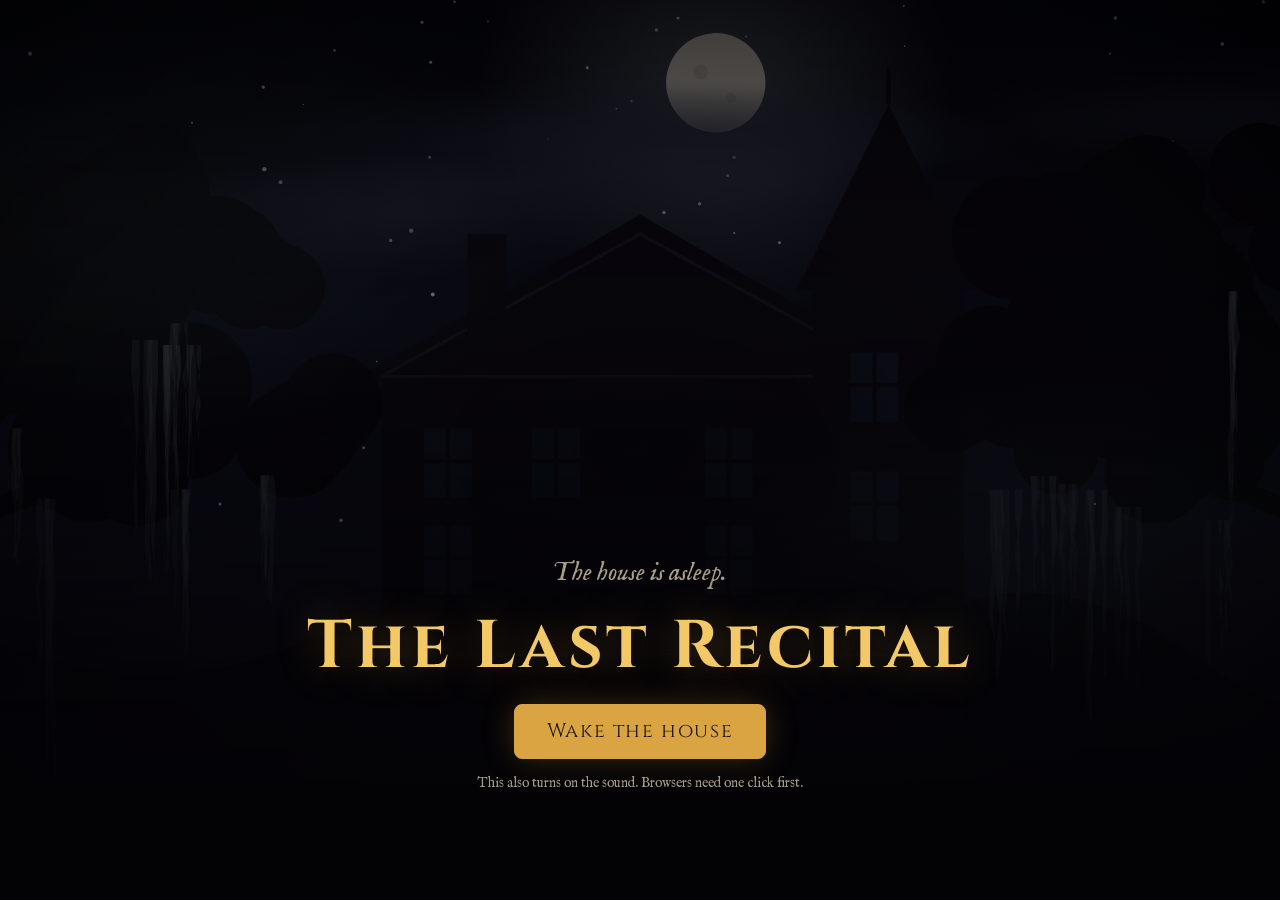
<file: index.html>
<!DOCTYPE html>
<html lang="en">
<head>
<meta charset="utf-8">
<meta name="viewport" content="width=device-width, initial-scale=1">
<title>The Last Recital</title>
<link rel="stylesheet" href="css/common.css">
<link rel="stylesheet" href="css/tv.css">
<link rel="stylesheet" href="css/scenes.css">
</head>
<body class="asleep">
<div class="fog"></div><div class="fog b"></div><div class="vignette"></div>
<div id="app">
  <div class="topbar">
    <span class="brand">The Last Recital</span>
    <span class="act" id="act"></span>
    <span class="pdot" id="dot-mat"><i></i>Player 1</span>
    <span class="pdot" id="dot-emily"><i></i>Player 2</span>
    <span id="hintcount"></span>
    <span class="timer" id="timer"></span>
    <button class="gear" id="gear" title="Game menu">⚙</button>
  </div>
  <div id="stage"></div>
</div>
<div id="hint" class="hidden"></div>
<div id="banner" class="hidden"></div>
<div id="paused" class="hidden"><div class="cinzel">Paused</div><p>The house holds its breath…</p><p class="small">Tap <b>Resume</b> on either phone (or press P on the laptop).</p></div>
<div id="flash"></div>
<div id="wake">
  <div class="wake-in">
    <div class="wake-asleep">The house is asleep.</div>
    <h1 class="cinzel">The Last Recital</h1>
    <button class="btn primary" id="wakebtn">Wake the house</button>
    <p class="wake-note">This also turns on the sound. Browsers need one click first.</p>
  </div>
</div>
<script src="lib/peerjs.min.js"></script>
<script src="lib/qrcode.js"></script>
<script src="js/cards-data.js"></script>
<script src="js/sound.js"></script>
<script src="js/audiobank.js"></script>
<script src="js/notation.js"></script>
<script src="js/scenes.js"></script>
<script src="js/net.js"></script>
<script src="js/game.js"></script>
<script src="js/tv.js"></script>
</body>
</html>
</file>
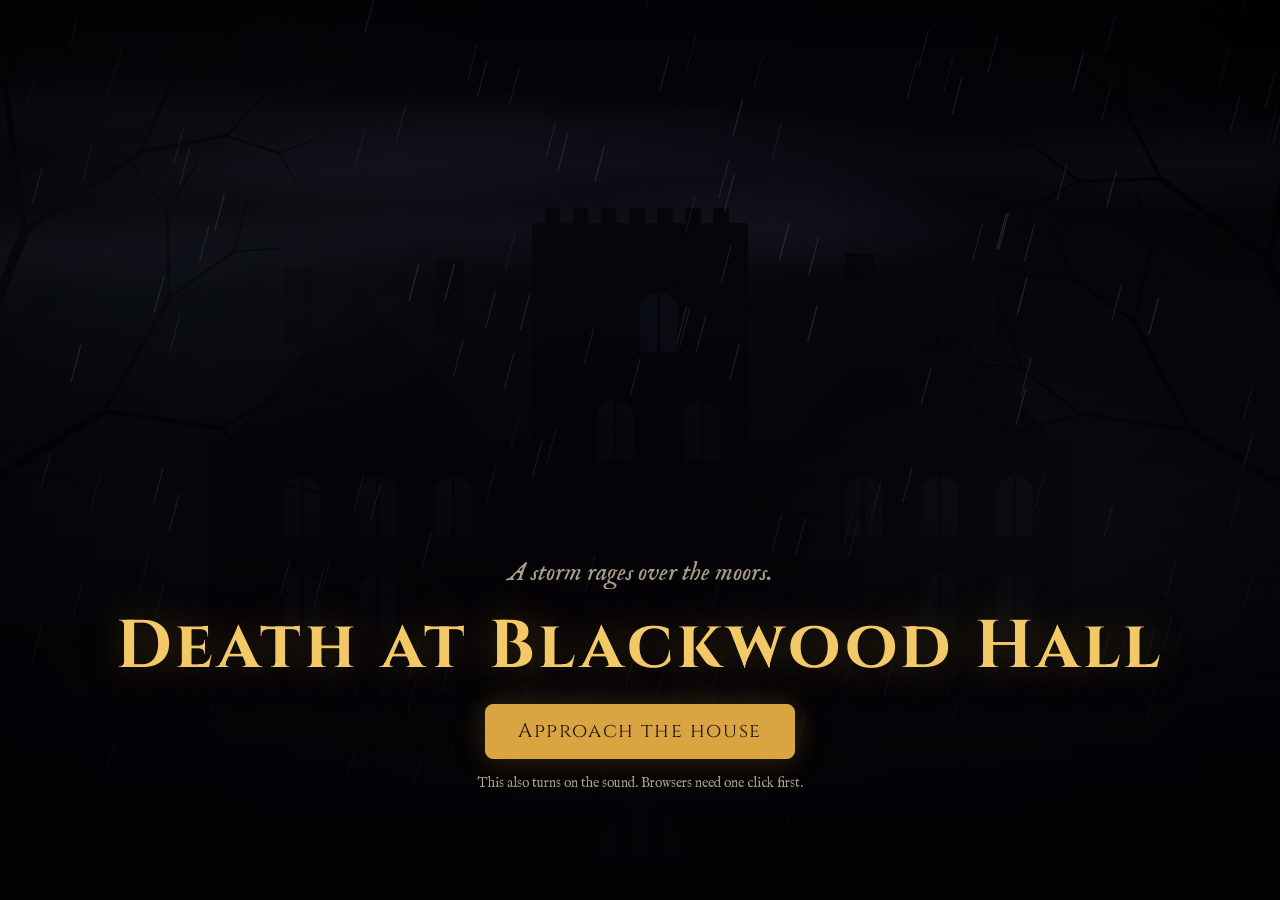
<file: blackwood.html>
<!DOCTYPE html>
<html lang="en">
<head>
<meta charset="utf-8">
<meta name="viewport" content="width=device-width, initial-scale=1">
<title>Death at Blackwood Hall</title>
<link rel="stylesheet" href="css/common.css">
<link rel="stylesheet" href="css/tv.css">
<link rel="stylesheet" href="css/scenes.css">
<link rel="stylesheet" href="css/blackwood.css">
</head>
<body class="asleep">
<div class="fog"></div><div class="fog b"></div><div class="vignette"></div>
<div id="app">
  <div class="topbar">
    <span class="brand">Death at Blackwood Hall</span>
    <span class="act" id="act"></span>
    <span class="pdot" id="dot-mat"><i></i>Player 1</span>
    <span class="pdot" id="dot-emily"><i></i>Player 2</span>
    <span id="hintcount"></span>
    <span class="timer" id="timer"></span>
    <button class="gear" id="gear" title="Game menu">⚙</button>
  </div>
  <div id="stage"></div>
</div>
<div id="hint" class="hidden"></div>
<div id="banner" class="hidden"></div>
<div id="paused" class="hidden"><div class="cinzel">Paused</div><p>The investigation is on hold…</p><p class="small">Tap <b>Resume</b> on either phone (or press P on the laptop).</p></div>
<div id="flash"></div>
<div id="wake">
  <div class="wake-in">
    <div class="wake-asleep">A storm rages over the moors.</div>
    <h1 class="cinzel">Death at Blackwood Hall</h1>
    <button class="btn primary" id="wakebtn">Approach the house</button>
    <p class="wake-note">This also turns on the sound. Browsers need one click first.</p>
  </div>
</div>
<script src="lib/peerjs.min.js"></script>
<script src="lib/qrcode.js"></script>
<script src="js/cards-data.js"></script>
<script>window.AUDIO_EP = "bw";</script>
<script src="js/sound.js"></script>
<script src="js/audiobank.js"></script>
<script src="js/notation.js"></script>
<script src="js/scenes.js"></script>
<script src="js/net.js"></script>
<script src="js/blackwood.js"></script>
<script src="js/tv-bw.js"></script>
</body>
</html>
</file>
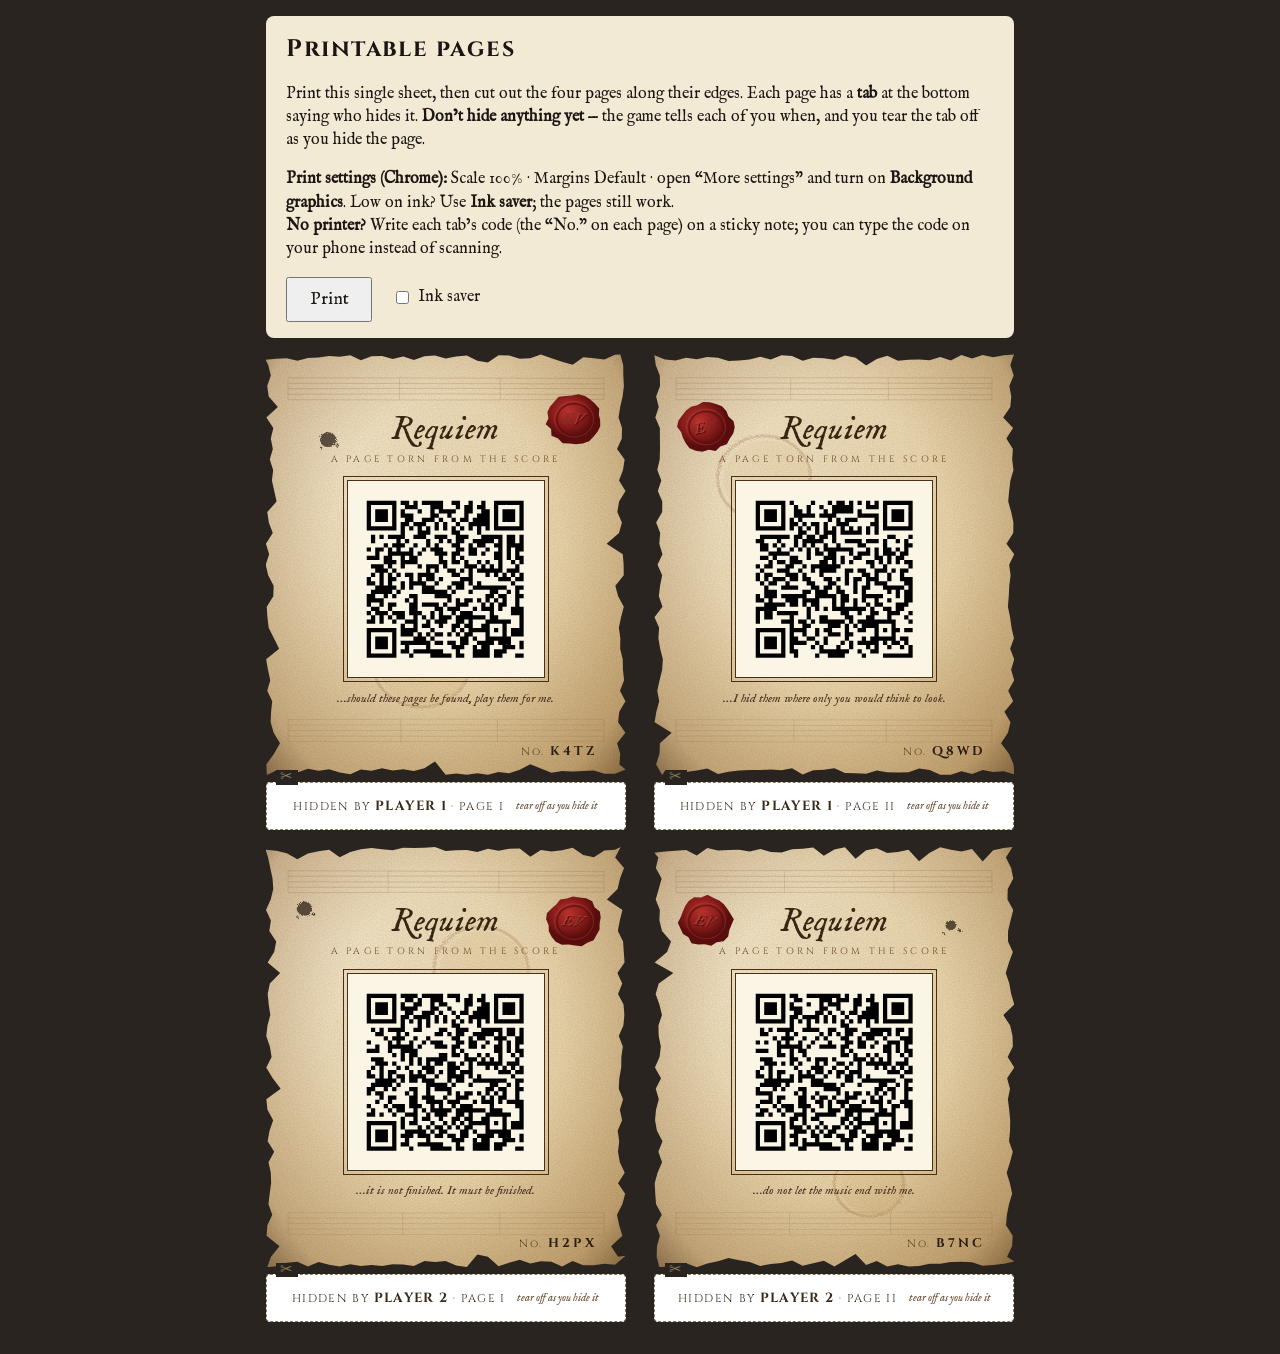
<file: cards.html>
<!DOCTYPE html>
<html lang="en">
<head>
<meta charset="utf-8">
<title>The Last Recital · Printable pages</title>
<link rel="stylesheet" href="css/common.css">
<style>
  @page { size: letter; margin: 0.35in; }
  html, body { height: auto; }
  html { background: #2a2420; }
  body { background: #2a2420; color: #1b1612; font-family: "Fell", Georgia, serif; margin: 0; }
  .noprint { max-width: 7.8in; margin: 1em auto; padding: 1em 1.3em; background: #f3ead6; border-radius: 8px; line-height: 1.45; }
  .noprint h2 { margin: 0 0 .3em; }
  .noprint label { display: inline-flex; align-items: center; gap: .4em; margin-left: 1em; }
  .sheet { width: 7.8in; margin: 0 auto 2em; display: grid; grid-template-columns: 1fr 1fr; gap: .18in .3in; }

  .card { position: relative; height: 4.95in; break-inside: avoid; display: flex; flex-direction: column; }
  /* the page itself (torn parchment) */
  .page { position: relative; flex: 1; overflow: hidden; color: #2b1d10;
    background:
      radial-gradient(ellipse at 50% 45%, rgba(255,250,235,.0) 45%, rgba(120,72,24,.28) 85%, rgba(70,38,10,.55) 100%),
      radial-gradient(circle at 18% 22%, #f5ead0, #ead8b0 60%, #dcc28e);
  }
  .page .grain { position: absolute; inset: 0; width: 100%; height: 100%; mix-blend-mode: multiply; opacity: .55; pointer-events: none; }
  .page .art { position: absolute; inset: 0; width: 100%; height: 100%; pointer-events: none; }
  .content { position: relative; z-index: 2; height: 100%; display: flex; flex-direction: column; align-items: center; padding: .26in .3in .2in; text-align: center; }
  .title { font-family: "Fell", serif; font-style: italic; font-size: 25pt; line-height: 1; margin-top: .36in; letter-spacing: .01em; color: #3a2412; }
  .sub { font-family: "Cinzel", serif; font-size: 7pt; letter-spacing: .35em; color: #6b4a2a; margin-top: .06in; }
  /* QR cartouche: kept flat and high-contrast so it scans */
  .cartouche { margin-top: .16in; padding: .07in; border: 1.5px solid #4a2f18; outline: 1px solid #4a2f18; outline-offset: 3px; background: #fbf5e6; }
  .cartouche svg { display: block; width: 1.9in; height: 1.9in; }
  .cartouche svg rect[fill="#ffffff"], .cartouche svg rect:first-child { fill: #fbf5e6; }
  .note { font-style: italic; font-size: 9.5pt; color: #4a3220; margin-top: .14in; max-width: 2.7in; line-height: 1.25; }
  .catalog { position: absolute; bottom: .16in; right: .3in; font-family: "Cinzel", serif; font-size: 8pt; letter-spacing: .18em; color: #5a3d22; z-index: 2; }
  .catalog b { font-size: 9.5pt; letter-spacing: .25em; color: #2b1d10; }

  /* tear-off tab with the hiding instructions */
  .tab { height: .5in; margin-top: .07in; border: 1.5px dashed #8a7a5c; border-radius: 4px; background: #fff; display: flex; align-items: center; justify-content: center; gap: .12in; font-family: "Cinzel", serif; font-size: 8.5pt; letter-spacing: .12em; color: #3a2a1a; position: relative; }
  .tab b { font-size: 10pt; }
  .tab .cut { position: absolute; top: -.13in; left: .1in; font-size: 11pt; color: #8a7a5c; background: #2a2420; padding: 0 .04in; line-height: 1; }
  .tab small { font-family: "Fell", serif; font-style: italic; letter-spacing: 0; font-size: 8.5pt; color: #6b5338; }

  body.bw .page { background: radial-gradient(ellipse at 50% 45%, rgba(255,250,235,0) 50%, rgba(110,80,30,.3) 90%), linear-gradient(170deg, #e6cf98, #d4b77c 60%, #c9a868); }
  body.bw .cartouche { padding: .1in; background: #fffaf0; margin-top: .1in; }
  body.bw .cartouche svg { width: 2.1in; height: 2.1in; }
  body.bw .title { font-family: "Cinzel", serif; font-style: normal; font-weight: 700; letter-spacing: .2em; font-size: 18pt; margin-top: .42in; }
  /* ink saver: drop the parchment fills, keep the art lines */
  body.inksaver .page { background: #fff !important; }
  body.inksaver .grain, body.inksaver .stain { display: none; }
  body.inksaver .cartouche { background: #fff; }

  @media print {
    html, body { background: #fff; -webkit-print-color-adjust: exact; print-color-adjust: exact; }
    .noprint { display: none; }
    .sheet { margin: 0 auto; }
    .tab .cut { background: #fff; }
  }
</style>
</head>
<body>
<div class="noprint">
  <h2 class="cinzel">Printable pages</h2>
  <p>Print this single sheet, then cut out the four pages along their edges. Each page has a <b>tab</b> at the bottom saying who hides it. <b>Don’t hide anything yet</b> — the game tells each of you when, and you tear the tab off as you hide the page.</p>
  <p><b>Print settings (Chrome):</b> Scale 100% · Margins Default · open “More settings” and turn on <b>Background graphics</b>. Low on ink? Use <b>Ink saver</b>; the pages still work.<br>
  <b>No printer?</b> Write each tab’s code (the “No.” on each page) on a sticky note; you can type the code on your phone instead of scanning.</p>
  <button onclick="print()" style="font-size:1.1em;padding:.45em 1.2em">Print</button>
  <label><input type="checkbox" id="inksaver"> Ink saver</label>
</div>
<div class="sheet" id="sheet"></div>
<script src="lib/qrcode.js"></script>
<script src="js/cards-data.js"></script>
<script>
(function () {
  const who = { mat: 'PLAYER 1', emily: 'PLAYER 2' };
  // ?g=bw prints the Death at Blackwood Hall evidence tags (same codes, so either set works in either game)
  const BW = new URLSearchParams(location.search).get('g') === 'bw';
  if (BW) {
    document.body.classList.add('bw'); document.title = 'Death at Blackwood Hall · Printable evidence';
    document.querySelector('.noprint h2').textContent = 'Printable evidence';
    document.querySelector('.noprint p').innerHTML = 'Print this single sheet, then cut out the four evidence tags. Each has a <b>tab</b> at the bottom saying who hides it. <b>Don’t hide anything yet</b> — the game tells each of you when, and you tear the tab off as you hide the tag. (Cards printed for <i>The Last Recital</i> work in this game too.)';
  }
  const BW_NOTES = ['Case: Ashcombe. Handle with care.', 'Found at Blackwood Hall. Do not discuss.', 'Item recovered during the search of the house.', 'Exhibit for the inquest. Keep dry.'];
  function tagClip() { return 'polygon(12% 0, 88% 0, 100% 9%, 100% 100%, 0 100%, 0 9%)'; }
  function bwArt(r, code) {
    const W = 360, H = 460;
    const rot = -6 - r() * 8, sx = 112, sy = 432;
    return `<svg class="art" viewBox="0 0 ${W} ${H}" preserveAspectRatio="none" xmlns="http://www.w3.org/2000/svg">
      <circle cx="180" cy="26" r="11" fill="#2a2420"/><circle cx="180" cy="26" r="15" fill="none" stroke="#8a6a3a" stroke-width="4"/>
      <path d="M180 14 C 170 -10, 200 -20, 195 -40" stroke="#6a5a4a" stroke-width="2.5" fill="none"/>
      ${[396].map((y) => `<line x1="40" x2="${W - 40}" y1="${y}" y2="${y}" stroke="#7a5a30" stroke-width=".8" opacity=".5"/>`).join('')}
      <g class="stain" transform="rotate(${rot} ${sx} ${sy})" opacity=".55"><rect x="${sx - 62}" y="${sy - 15}" width="124" height="30" rx="3" fill="none" stroke="#9c2a22" stroke-width="3"/>
      <text x="${sx}" y="${sy + 7}" text-anchor="middle" font-family="Cinzel, serif" font-weight="700" font-size="18" letter-spacing="3" fill="#9c2a22">EXHIBIT</text></g>
    </svg>`;
  }
  const NOTES = [
    '…should these pages be found, play them for me.',
    '…I hid them where only you would think to look.',
    '…it is not finished. It must be finished.',
    '…do not let the music end with me.',
  ];
  function rng(seed) { let a = 0; for (const ch of seed) a = (a * 31 + ch.charCodeAt(0)) >>> 0; return () => { a = (a + 0x6D2B79F5) >>> 0; let t = Math.imul(a ^ (a >>> 15), 1 | a); t = (t + Math.imul(t ^ (t >>> 7), 61 | t)) ^ t; return ((t ^ (t >>> 14)) >>> 0) / 4294967296; }; }

  // jagged, torn outline (percent coordinates)
  function tornClip(r) {
    const pts = [];
    const edge = (x0, y0, x1, y1, n, amp, axis) => {
      for (let i = 0; i < n; i++) {
        const t = i / n; let x = x0 + (x1 - x0) * t, y = y0 + (y1 - y0) * t;
        const j = (r() * amp) * (r() < 0.15 ? 2.2 : 1);
        if (axis === 'top') y += j; if (axis === 'bottom') y -= j; if (axis === 'left') x += j; if (axis === 'right') x -= j;
        pts.push(`${x.toFixed(2)}% ${y.toFixed(2)}%`);
      }
    };
    edge(0, 0, 100, 0, 34, 1.6, 'top'); edge(100, 0, 100, 100, 40, 2.4, 'right');
    edge(100, 100, 0, 100, 34, 1.6, 'bottom'); edge(0, 100, 0, 0, 40, 2.4, 'left');
    return `polygon(${pts.join(',')})`;
  }

  function art(r, code) {
    const W = 360, H = 460;
    const id = code;
    // faint staves across the top and bottom (pre-ruled manuscript paper)
    let staves = '';
    [26, 400].forEach((top, si) => {
      for (let l = 0; l < 5; l++) {
        const y = top + l * 6, wob = (r() - .5) * 2;
        staves += `<path d="M22 ${y} Q ${W / 2} ${y + wob} ${W - 22} ${y + (r() - .5) * 1.5}" stroke="#7a5230" stroke-width=".7" fill="none" opacity="${si ? .22 : .3}"/>`;
      }
      [22, 120 + r() * 20, 230 + r() * 20, W - 22].forEach((x) => { staves += `<line x1="${x}" x2="${x}" y1="${top}" y2="${top + 24}" stroke="#7a5230" stroke-width=".7" opacity=".25"/>`; });
    });
    // scribbled-out ink in the top stave
    let scribble = `<path d="M${70 + r() * 40} 38 ` + Array.from({ length: 9 }, () => `l ${6 + r() * 6} ${(r() - .5) * 16}`).join(' ') + `" stroke="#2b1d10" stroke-width="1.6" fill="none" opacity=".55" stroke-linecap="round"/>`;
    // coffee ring + ink blot
    const cx = 60 + r() * 240, cy = r() < .5 ? 330 + r() * 40 : 120 + r() * 30, cr = 34 + r() * 16;
    const stain = `<g class="stain" filter="url(#rough-${id})"><circle cx="${cx}" cy="${cy}" r="${cr}" fill="none" stroke="#8a5424" stroke-width="3" opacity=".22"/><circle cx="${cx + 2}" cy="${cy + 1}" r="${cr - 4}" fill="#9a6430" opacity=".06"/></g>`;
    const bx = r() < .5 ? 30 + r() * 40 : W - 70 + r() * 30, by = 60 + r() * 50;
    const blot = `<g class="stain" filter="url(#rough-${id})" opacity=".7"><circle cx="${bx}" cy="${by}" r="${5 + r() * 4}" fill="#24170c"/><circle cx="${bx + 9}" cy="${by + 6}" r="${1.8}" fill="#24170c"/><circle cx="${bx - 7}" cy="${by + 9}" r="1.2" fill="#24170c"/></g>`;
    // wax seal
    const sx = r() < .5 ? W - 52 : 52, sy = 70 + r() * 12;
    let poly = ''; for (let i = 0; i < 26; i++) { const a = i / 26 * Math.PI * 2, rr = 25 + r() * 4; poly += `${(sx + Math.cos(a) * rr).toFixed(1)},${(sy + Math.sin(a) * rr).toFixed(1)} `; }
    const seal = `<g transform="rotate(${(r() - .5) * 30} ${sx} ${sy})">
      <polygon points="${poly}" fill="url(#wax-${id})"/>
      <circle cx="${sx}" cy="${sy}" r="17" fill="none" stroke="#5e0f0f" stroke-width="1.6" opacity=".8"/>
      <circle cx="${sx}" cy="${sy}" r="19.5" fill="none" stroke="#c45a52" stroke-width=".6" opacity=".5"/>
      <text x="${sx}" y="${sy + 6}" text-anchor="middle" font-family="Fell, Georgia, serif" font-style="italic" font-size="17" fill="#4d0a0a" opacity=".85">EV</text>
      <text x="${sx - .7}" y="${sy + 5.3}" text-anchor="middle" font-family="Fell, Georgia, serif" font-style="italic" font-size="17" fill="#d36d64" opacity=".35">EV</text></g>`;
    // flourish under the subtitle
    const fl = `<path d="M ${W / 2 - 70} 118 C ${W / 2 - 40} 108, ${W / 2 - 20} 128, ${W / 2} 118 S ${W / 2 + 40} 108, ${W / 2 + 70} 118" stroke="#5a3a1e" stroke-width="1" fill="none" opacity=".55"/>
      <circle cx="${W / 2}" cy="118" r="2" fill="#5a3a1e" opacity=".6"/>`;
    return `<svg class="art" viewBox="0 0 ${W} ${H}" preserveAspectRatio="none" xmlns="http://www.w3.org/2000/svg">
      <defs>
        <filter id="rough-${id}"><feTurbulence type="fractalNoise" baseFrequency=".9" numOctaves="2" seed="${Math.floor(r() * 99)}"/><feDisplacementMap in="SourceGraphic" scale="5"/></filter>
        <radialGradient id="wax-${id}" cx="40%" cy="35%"><stop offset="0" stop-color="#b7322c"/><stop offset=".6" stop-color="#871c1a"/><stop offset="1" stop-color="#5a0d0d"/></radialGradient>
      </defs>
      ${staves}${stain}${blot}${seal}
    </svg>`;
  }
  function grain(seed) {
    return `<svg class="grain" xmlns="http://www.w3.org/2000/svg"><filter id="g${seed}"><feTurbulence type="fractalNoise" baseFrequency=".75" numOctaves="3" seed="${seed}"/><feColorMatrix values="0 0 0 0 .45  0 0 0 0 .3  0 0 0 0 .15  0 0 0 .55 0"/></filter><rect width="100%" height="100%" filter="url(#g${seed})"/></svg>`;
  }

  document.getElementById('sheet').innerHTML = CARDS.map((c, i) => {
    const r = rng(c.code);
    const q = qrcode(0, 'Q'); q.addData(scanUrl(c.code)); q.make();
    const qr = q.createSvgTag({ cellSize: 8, margin: 24, scalable: true });
    return `<div class="card" data-code="${c.code}">
      <div class="page" style="clip-path:${BW ? tagClip() : tornClip(r)}">
        ${grain(i + 3)}${BW ? bwArt(r, c.code) : art(r, c.code)}
        <div class="content">
          <div class="title">${BW ? 'Evidence' : 'Requiem'}</div>
          <div class="sub">${BW ? 'SCOTLAND YARD · BLACKWOOD HALL' : 'A PAGE TORN FROM THE SCORE'}</div>
          <div class="cartouche">${qr}</div>
          <div class="note">${BW ? BW_NOTES[i % BW_NOTES.length] : NOTES[i % NOTES.length]}</div>
        </div>
        <div class="catalog">No. <b>${c.code}</b></div>
      </div>
      <div class="tab"><span class="cut">✂</span><span>HIDDEN BY <b>${who[c.hider]}</b> · ${BW ? 'CARD' : 'PAGE'} ${c.slot}</span><small>tear off as you hide it</small></div>
    </div>`;
  }).join('');
  document.getElementById('inksaver').onchange = (e) => document.body.classList.toggle('inksaver', e.target.checked);
})();
</script>
</body>
</html>
</file>
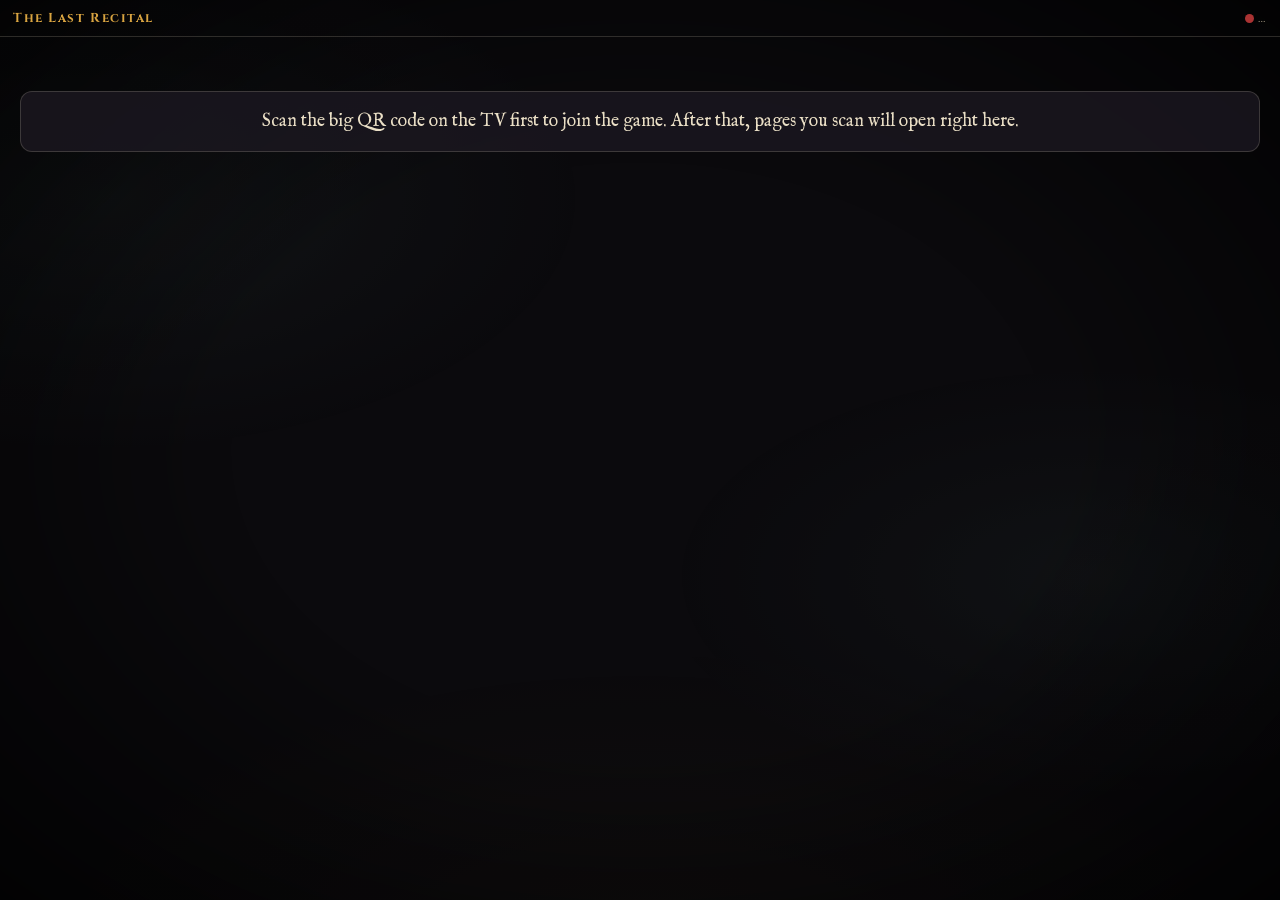
<file: play.html>
<!DOCTYPE html>
<html lang="en">
<head>
<meta charset="utf-8">
<meta name="viewport" content="width=device-width, initial-scale=1, maximum-scale=1, user-scalable=no, viewport-fit=cover">
<meta name="theme-color" content="#0b0a0d">
<meta name="apple-mobile-web-app-capable" content="yes">
<title>The Last Recital · Phone</title>
<link rel="stylesheet" href="css/common.css">
<link rel="stylesheet" href="css/phone.css">
</head>
<body>
<div class="fog"></div><div class="vignette"></div>
<div id="app">
  <header>
    <span class="brand">The Last Recital</span>
    <span id="who"></span>
    <span id="conn" class="conn"><i></i><span>…</span></span>
  </header>
  <main id="main"></main>
  <footer id="footer" class="hidden">
    <button id="pagesbtn" class="fbtn">Pages <b id="pagecount">0</b></button>
    <button id="hintbtn" class="fbtn hint">Hint</button>
    <button id="pausebtn" class="fbtn pause" title="Pause the game">❚❚</button>
  </footer>
</div>
<div id="sheet" class="sheet hidden"><div class="sheet-in"><div class="sheet-h"><span id="sheet-title"></span><button id="sheet-x" class="x">✕</button></div><div id="sheet-body"></div></div></div>
<div id="scanner" class="sheet hidden"><div class="sheet-in">
  <div class="sheet-h"><span>Scan a page</span><button id="scan-x" class="x">✕</button></div>
  <div class="scanwrap"><video id="video" playsinline muted></video><div class="scanframe"></div></div>
  <div id="scanmsg" class="scanmsg">Point your camera at the code on the page.</div>
  <div class="manual"><input id="manual" maxlength="6" autocomplete="off" autocapitalize="characters" placeholder="or type the code"><button id="manualgo" class="btn">Enter</button></div>
</div></div>
<div id="toast"></div>
<div id="pausedov" class="hidden"><div class="cinzel">Paused</div><p>The house holds its breath…</p><button class="btn big primary" id="resumebtn">Resume</button></div>
<div id="lostov" class="hidden">Reconnecting to the TV… <span>Keep this page open. Your progress is saved.</span></div>
<canvas id="scancanvas" class="hidden"></canvas>
<script src="lib/peerjs.min.js"></script>
<script src="lib/jsQR.js"></script>
<script src="js/cards-data.js"></script>
<script src="js/sound.js"></script>
<script src="js/pitch.js"></script>
<script src="js/notation.js"></script>
<script src="js/net.js"></script>
<script src="js/phone.js"></script>
</body>
</html>
</file>
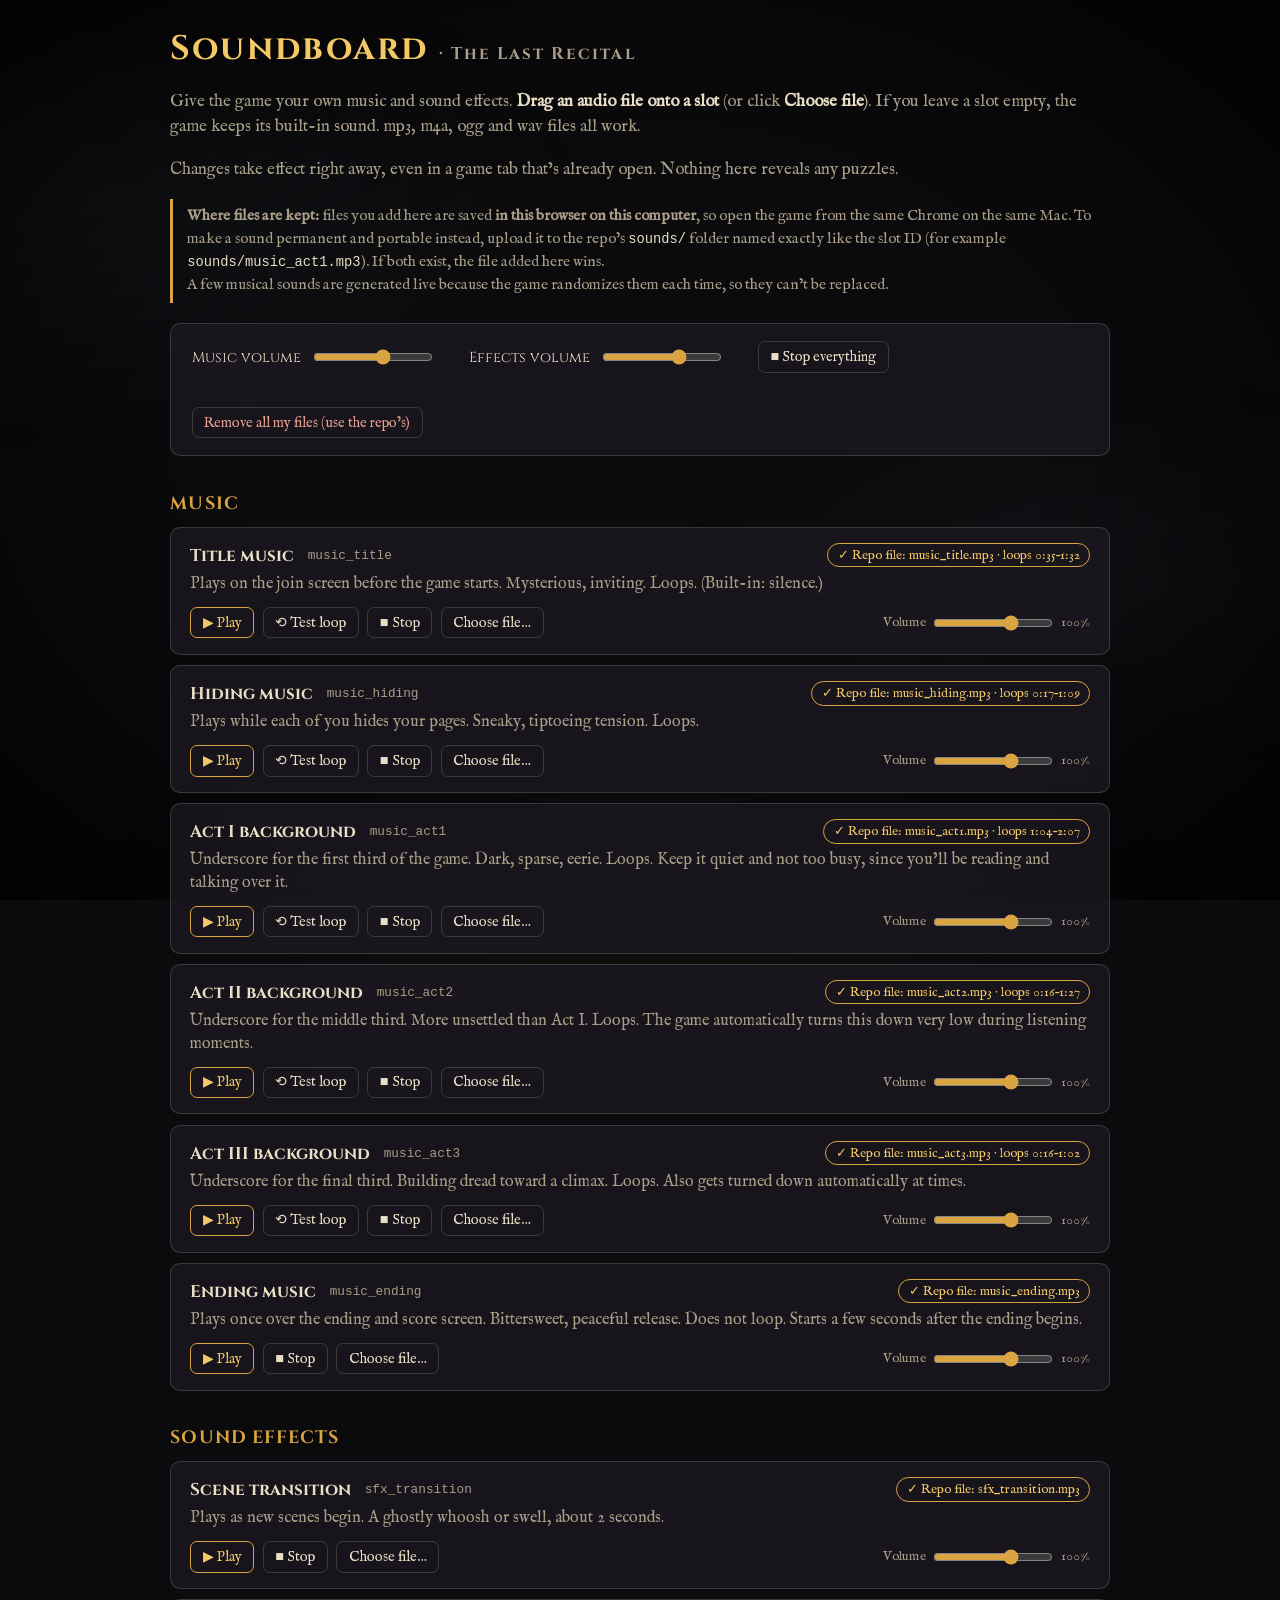
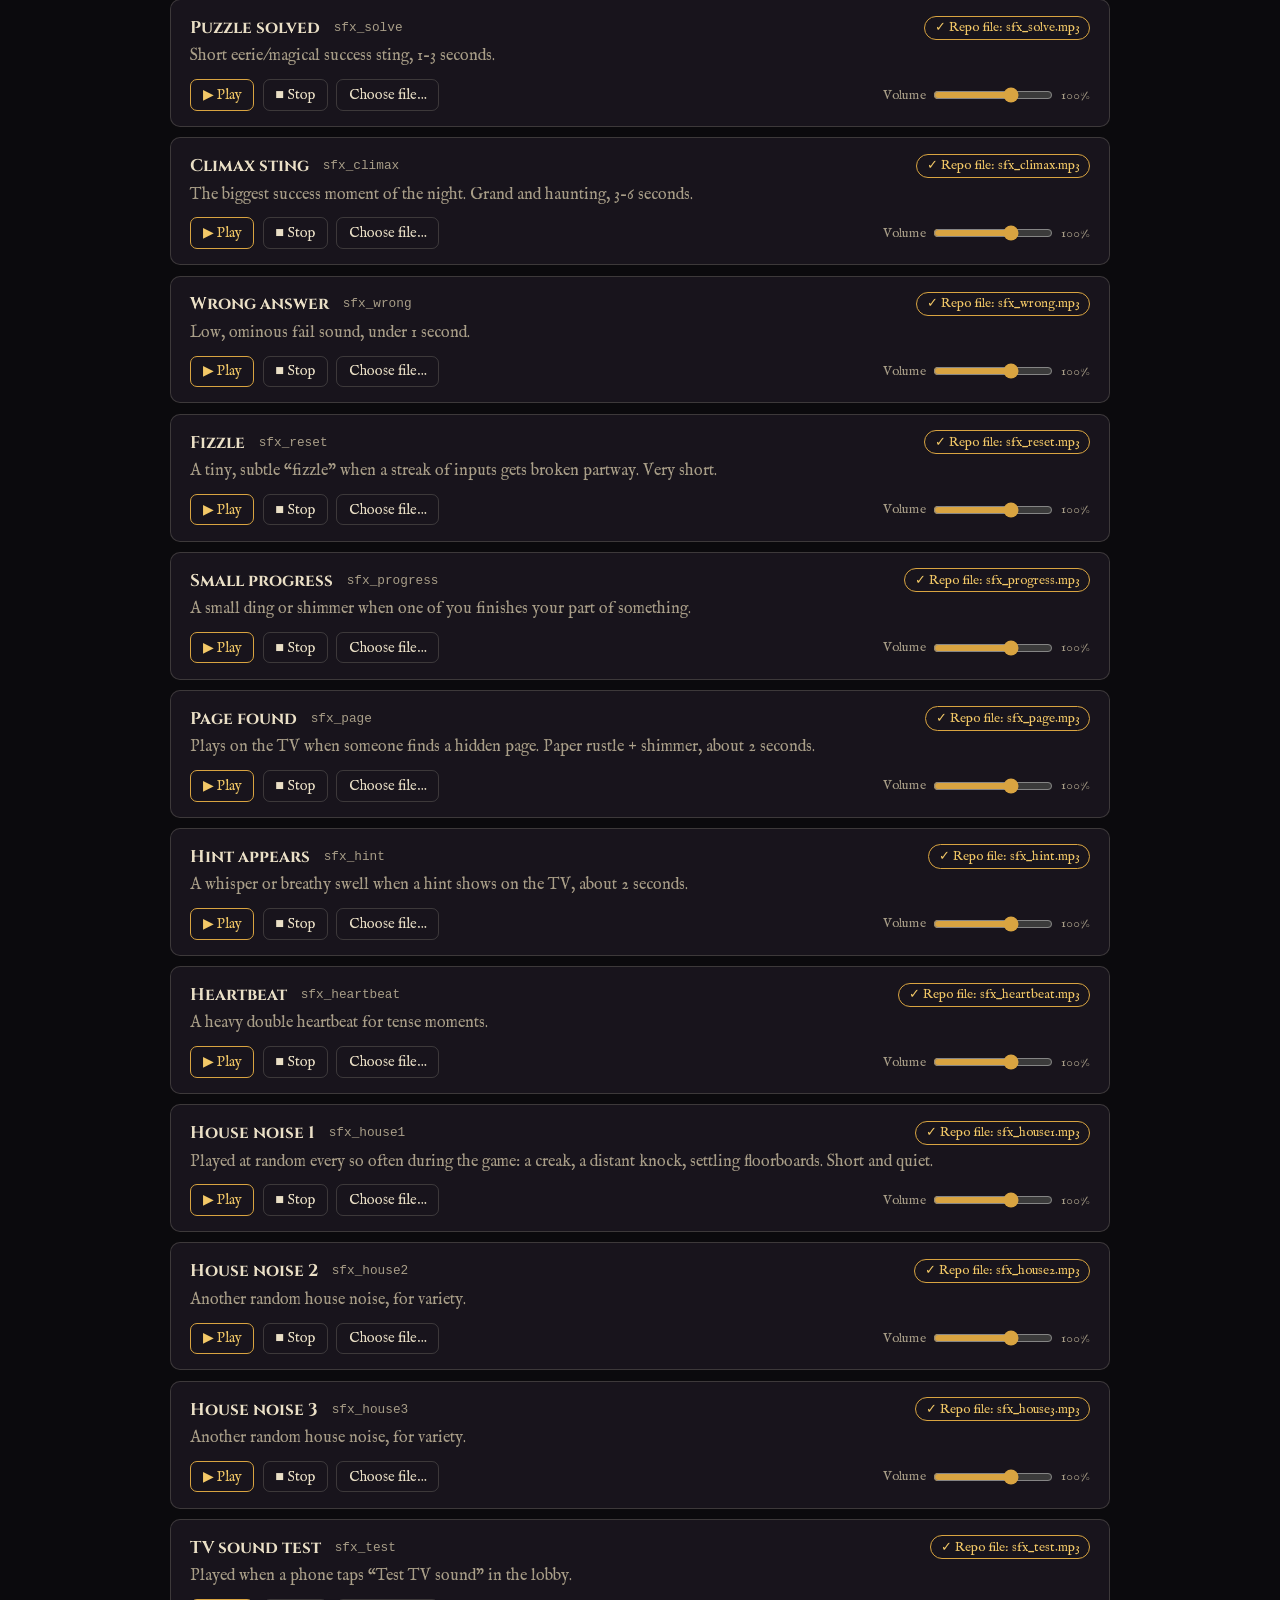
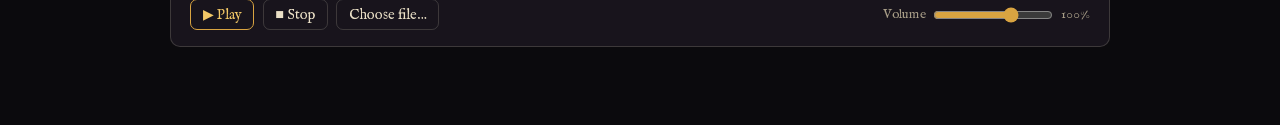
<file: soundboard.html>
<!DOCTYPE html>
<html lang="en">
<head>
<meta charset="utf-8">
<meta name="viewport" content="width=device-width, initial-scale=1">
<title>The Last Recital · Soundboard</title>
<link rel="stylesheet" href="css/common.css">
<style>
  body { font-size: 17px; }
  .wrap { position: relative; z-index: 2; max-width: 980px; margin: 0 auto; padding: 1.5em 1.2em 4em; }
  h1 { color: var(--gold2); margin: 0 0 .2em; font-size: 2em; }
  h2 { color: var(--gold); font-size: 1.05em; letter-spacing: .15em; margin: 2em 0 .6em; }
  .intro { color: var(--dim); line-height: 1.5; }
  .intro b { color: var(--ink); }
  .masters { display: flex; gap: 2em; flex-wrap: wrap; margin: 1.2em 0; padding: 1em 1.2em; background: var(--card); border: 1px solid var(--line); border-radius: 10px; }
  .masters label { display: flex; align-items: center; gap: .7em; font-family: "Cinzel", serif; font-size: .85em; }
  .row { background: var(--card); border: 1px solid var(--line); border-radius: 10px; padding: .9em 1.1em; margin: .6em 0; transition: border-color .2s, background .2s; }
  .row.drag { border-color: var(--ghost); background: rgba(143,201,192,.08); }
  .top { display: flex; align-items: center; gap: .8em; flex-wrap: wrap; }
  .lbl { font-family: "Cinzel", serif; font-weight: 700; color: var(--ink); }
  .id { font-family: ui-monospace, Menlo, monospace; font-size: .75em; color: var(--dim); }
  .chip { margin-left: auto; font-size: .78em; padding: .2em .7em; border-radius: 1em; border: 1px solid var(--line); color: var(--dim); white-space: nowrap; max-width: 22em; overflow: hidden; text-overflow: ellipsis; }
  .chip.local { border-color: var(--ghost); color: var(--ghost); }
  .chip.repo { border-color: var(--gold); color: var(--gold2); }
  .chip.err { border-color: var(--blood); color: #e9a090; }
  .desc { color: var(--dim); margin: .35em 0 .7em; line-height: 1.4; font-size: .95em; }
  .ctrl { display: flex; align-items: center; gap: .5em; flex-wrap: wrap; }
  .b { background: transparent; border: 1px solid var(--line); color: var(--ink); padding: .4em .8em; border-radius: 7px; font-size: .85em; }
  .b:hover { border-color: var(--gold); }
  .b.gold { border-color: var(--gold); color: var(--gold2); }
  .b.red { color: #e9a090; }
  .vol { display: flex; align-items: center; gap: .4em; margin-left: auto; font-size: .8em; color: var(--dim); }
  input[type=range] { accent-color: var(--gold); width: 120px; }
  .note { font-size: .9em; color: var(--dim); border-left: 3px solid var(--gold); padding: .4em .9em; margin: 1em 0; line-height: 1.5; }
  code { font-family: ui-monospace, Menlo, monospace; font-size: .9em; color: var(--ink); }
</style>
</head>
<body>
<div class="fog"></div><div class="vignette"></div>
<div class="wrap">
  <h1 class="cinzel">Soundboard <span id="epname" style="font-size:.5em;color:var(--dim)"></span></h1>
  <div class="intro">
    <p>Give the game your own music and sound effects. <b>Drag an audio file onto a slot</b> (or click <b>Choose file</b>). If you leave a slot empty, the game keeps its built-in sound. mp3, m4a, ogg and wav files all work.</p>
    <p>Changes take effect right away, even in a game tab that’s already open. Nothing here reveals any puzzles.</p>
  </div>
  <div class="note">
    <b>Where files are kept:</b> files you add here are saved <b>in this browser on this computer</b>, so open the game from the same Chrome on the same Mac. To make a sound permanent and portable instead, upload it to the repo’s <code id="folder1">sounds/</code> folder named exactly like the slot ID (for example <code id="folder2">sounds/music_act1.mp3</code>). If both exist, the file added here wins.<br>
    A few musical sounds are generated live because the game randomizes them each time, so they can’t be replaced.
  </div>
  <div class="masters">
    <label>Music volume <input type="range" id="mmusic" min="0" max="1" step="0.05"></label>
    <label>Effects volume <input type="range" id="msfx" min="0" max="1.5" step="0.05"></label>
    <label id="mambl" style="display:none">Ambience volume <input type="range" id="mamb" min="0" max="1.5" step="0.05"></label>
    <button class="b" id="stopall">■ Stop everything</button>
    <button class="b red" id="clearlocal">Remove all my files (use the repo’s)</button>
  </div>
  <h2 class="cinzel">MUSIC</h2>
  <div id="music"></div>
  <h2 class="cinzel" id="ambh" style="display:none">AMBIENCE</h2>
  <div id="ambience"></div>
  <h2 class="cinzel">SOUND EFFECTS</h2>
  <div id="sfx"></div>
</div>
<script>window.AUDIO_EP = new URLSearchParams(location.search).get('ep') || 'lr';</script>
<script src="js/sound.js"></script>
<script src="js/audiobank.js"></script>
<script src="js/soundboard.js"></script>
</body>
</html>
</file>
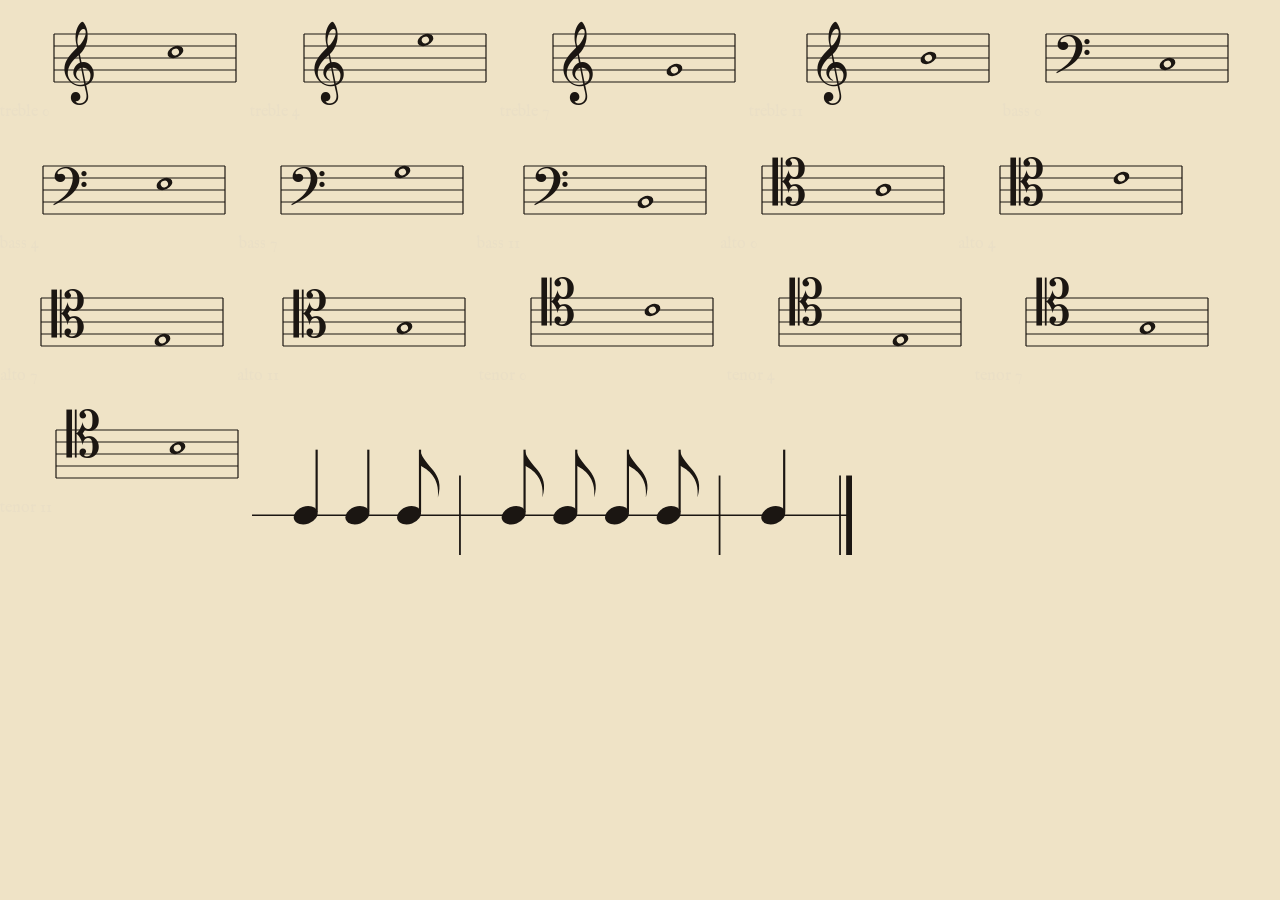
<file: tests/clefs.html>
<!DOCTYPE html><html><head><link rel="stylesheet" href="../css/common.css"></head><body style="background:#efe3c6;--paper:#efe3c6">
<div id="o" style="display:flex;flex-wrap:wrap;gap:10px"></div>
<script src="../js/notation.js"></script><script>
let h='';for(const c of ['treble','bass','alto','tenor'])for(const pc of [0,4,7,11])h+='<div>'+c+' '+pc+Notation.fragmentSVG(pc,c,{width:190})+'</div>';
document.getElementById('o').innerHTML=h+'<div style="width:600px">'+Notation.rhythmSVG([['q','q','e'],['e','e','e','e'],['q']])+'</div>';
</script></body></html>
</file>
<file: css/common.css>
@font-face { font-family: "Cinzel"; src: url("../fonts/cinzel-latin-400-normal.woff2") format("woff2"); font-weight: 400; font-display: swap; }
@font-face { font-family: "Cinzel"; src: url("../fonts/cinzel-latin-700-normal.woff2") format("woff2"); font-weight: 700; font-display: swap; }
@font-face { font-family: "Fell"; src: url("../fonts/im-fell-english-latin-400-normal.woff2") format("woff2"); font-style: normal; font-display: swap; }
@font-face { font-family: "Fell"; src: url("../fonts/im-fell-english-latin-400-italic.woff2") format("woff2"); font-style: italic; font-display: swap; }
@font-face { font-family: "NotoMusic"; src: url("../fonts/noto-music-music-400-normal.woff2") format("woff2"); font-display: block; }

:root {
  --bg: #0b0a0d;
  --bg2: #15121a;
  --ink: #eadfc6;
  --dim: #a99e88;
  --gold: #d9a441;
  --gold2: #f3c867;
  --ghost: #8fc9c0;
  --blood: #9c3434;
  --line: rgba(234, 223, 198, 0.18);
  --card: rgba(28, 24, 32, 0.82);
}
* { box-sizing: border-box; }
html, body { margin: 0; height: 100%; background: var(--bg); color: var(--ink); }
body { font-family: "Fell", Georgia, serif; -webkit-font-smoothing: antialiased; }
h1, h2, h3, .cinzel { font-family: "Cinzel", "Times New Roman", serif; font-weight: 700; letter-spacing: 0.06em; }
button { font: inherit; color: inherit; cursor: pointer; }
.hidden { display: none !important; }

/* drifting fog */
.fog { position: fixed; inset: -20%; pointer-events: none; z-index: 0; opacity: .55;
  background:
    radial-gradient(40% 30% at 20% 30%, rgba(143,201,192,.10), transparent 70%),
    radial-gradient(35% 25% at 75% 60%, rgba(143,201,192,.08), transparent 70%),
    radial-gradient(50% 35% at 50% 90%, rgba(217,164,65,.06), transparent 70%);
  animation: fogdrift 38s ease-in-out infinite alternate; }
.fog.b { animation-duration: 55s; animation-direction: alternate-reverse; opacity: .4; }
@keyframes fogdrift { from { transform: translate(-4%, -2%) scale(1); } to { transform: translate(5%, 3%) scale(1.12); } }
.vignette { position: fixed; inset: 0; pointer-events: none; z-index: 1;
  background: radial-gradient(ellipse at center, transparent 45%, rgba(0,0,0,.75) 100%); }

/* staff notation */
.staff svg { display: block; }
.music-glyph { font-family: "NotoMusic"; }

/* candle */
.candle { position: relative; width: 34px; height: 120px; margin: 0 auto; }
.candle .wax { position: absolute; bottom: 0; left: 4px; width: 26px; height: 78px; border-radius: 4px 4px 2px 2px;
  background: linear-gradient(90deg, #cbbfa4, #f1e8d4 45%, #b7aa8e); }
.candle .wick { position: absolute; bottom: 78px; left: 16px; width: 2px; height: 10px; background: #2b241c; }
.candle .flame { position: absolute; bottom: 84px; left: 7px; width: 20px; height: 34px; border-radius: 50% 50% 45% 45% / 65% 65% 35% 35%;
  background: radial-gradient(ellipse at 50% 75%, #fff6cf 0%, #ffd36a 35%, #ff8a2a 70%, transparent 72%);
  filter: drop-shadow(0 0 14px rgba(255,190,90,.9)); transform-origin: 50% 90%;
  animation: flicker 1.6s ease-in-out infinite; opacity: 0; transition: opacity .6s; }
.candle.lit .flame { opacity: 1; }
@keyframes flicker { 0%,100% { transform: scale(1) rotate(-1deg); } 30% { transform: scale(1.06,.94) rotate(2deg); } 60% { transform: scale(.95,1.05) rotate(-2deg); } }
</file>
<file: css/tv.css>
html, body { overflow: hidden; }
body { font-size: clamp(16px, 1.55vw, 34px); }
#app { position: relative; z-index: 2; height: 100vh; display: flex; flex-direction: column; }

.topbar { display: flex; align-items: center; gap: 1.2em; padding: .7em 1.4em; font-family: "Cinzel", serif; font-size: .8em; color: var(--dim); letter-spacing: .14em; }
.topbar .brand { color: var(--gold); font-weight: 700; }
.topbar .act { flex: 1; text-transform: uppercase; }
.topbar .timer { font-size: 1.35em; color: var(--ink); min-width: 4.5em; text-align: right; font-variant-numeric: tabular-nums; }
.topbar .timer.over { color: #e06a5a; }
.pdot { display: inline-flex; align-items: center; gap: .4em; }
.pdot i { width: .7em; height: .7em; border-radius: 50%; background: #444; display: inline-block; box-shadow: 0 0 0 1px #000; }
.pdot.on i { background: var(--ghost); box-shadow: 0 0 10px var(--ghost); }
.gear { background: none; border: 0; color: var(--dim); font-size: 1.2em; opacity: .5; padding: 0 .2em; }
.gear:hover { opacity: 1; }

#stage { flex: 1; display: flex; flex-direction: column; align-items: center; justify-content: center; padding: 0 6vw 2vh; text-align: center; min-height: 0; }
.scene-title { font-size: 2.6em; margin: 0 0 .25em; color: var(--gold2); text-shadow: 0 0 30px rgba(217,164,65,.35); }
.narr { max-width: 46em; font-size: 1.15em; line-height: 1.5; margin: 0 auto; }
.narr p { margin: .4em 0; opacity: 0; animation: rise 1.4s ease forwards; }
.narr p:nth-child(2) { animation-delay: 1.4s; } .narr p:nth-child(3) { animation-delay: 2.8s; } .narr p:nth-child(4) { animation-delay: 4.2s; }
@keyframes rise { from { opacity: 0; transform: translateY(10px); filter: blur(3px); } to { opacity: 1; transform: none; filter: none; } }
.prompt { margin-top: 1.1em; font-family: "Cinzel", serif; color: var(--ghost); letter-spacing: .1em; font-size: .95em; }
.visual { margin-top: 1.4em; display: flex; justify-content: center; align-items: flex-end; gap: 4vw; flex-wrap: wrap; }
.fadein { animation: rise 1.2s ease both; }

.after { max-width: 44em; padding: 1.4em 2em; border: 1px solid var(--line); background: var(--card); border-radius: 10px; font-size: 1.15em; line-height: 1.5; box-shadow: 0 0 60px rgba(0,0,0,.6); }
.after .cont { margin-top: 1em; font-family: "Cinzel", serif; font-size: .7em; color: var(--dim); letter-spacing: .15em; }
.solved-mark { font-family: "Cinzel", serif; color: var(--ghost); letter-spacing: .3em; font-size: .8em; margin-bottom: .6em; }

/* lobby */
.lobby { display: grid; grid-template-columns: 1.2fr 1fr; gap: 4vw; align-items: center; width: 100%; max-width: 1500px; }
.lobby h1 { font-size: 4em; margin: 0; color: var(--gold2); text-shadow: 0 0 40px rgba(217,164,65,.4); line-height: 1.05; }
.lobby .sub { font-style: italic; color: var(--dim); font-size: 1.2em; margin: .4em 0 1.4em; }
.join { background: #f3ead6; color: #1b1612; border-radius: 12px; padding: 1.1em; display: inline-flex; flex-direction: column; align-items: center; gap: .4em; }
.join .qr svg, .join .qr img { width: 15em; height: 15em; display: block; }
.join .code { font-family: "Cinzel", serif; font-size: 1em; letter-spacing: .2em; }
.slots { display: flex; gap: 1.2em; margin: 1.2em 0; justify-content: flex-start; }
.slot { border: 1px solid var(--line); border-radius: 10px; padding: .7em 1.2em; min-width: 8em; text-align: center; background: var(--card); }
.slot .n { font-family: "Cinzel", serif; font-size: 1.2em; }
.slot .s { color: var(--dim); font-size: .8em; }
.slot.on { border-color: var(--ghost); } .slot.on .s { color: var(--ghost); }
.slot.ready { border-color: var(--gold); box-shadow: 0 0 20px rgba(217,164,65,.3); } .slot.ready .s { color: var(--gold); }
.lobby .btns { display: flex; gap: .8em; flex-wrap: wrap; }
.btn { background: transparent; border: 1px solid var(--gold); color: var(--gold2); padding: .55em 1.1em; border-radius: 8px; font-family: "Cinzel", serif; letter-spacing: .08em; font-size: .8em; text-decoration: none; display: inline-block; }
.btn:hover { background: rgba(217,164,65,.12); }
.btn.primary { background: var(--gold); color: #1b1612; }
.btn.small { font-size: .65em; border-color: var(--line); color: var(--dim); }
.testbox { display: flex; align-items: center; gap: .8em; margin-top: 1em; color: var(--dim); font-size: .75em; text-align: left; }
.testbox .qr svg { width: 5.5em; height: 5.5em; background: #f3ead6; padding: .3em; border-radius: 6px; display: block; }
.note-sm { color: var(--dim); font-size: .7em; margin-top: 1em; line-height: 1.5; }
.status { font-size: .7em; color: var(--dim); margin-top: .6em; }
.status.ok { color: var(--ghost); }

/* seance & release */
.candles { display: flex; gap: 10vw; justify-content: center; }
.candle-wrap { text-align: center; }
.candle-wrap .candle { transform: scale(1.6); transform-origin: bottom center; margin: 4.2em auto 0; }
.candle-wrap .lbl { font-family: "Cinzel", serif; font-size: .9em; color: var(--dim); margin-top: 1.4em; }
.candle-wrap.held .lbl { color: var(--gold2); }
.holdbar { width: 24em; height: .5em; border-radius: 1em; background: rgba(255,255,255,.08); margin: 1.6em auto 0; overflow: hidden; }
.holdbar > div { height: 100%; width: 0; background: linear-gradient(90deg, var(--gold), var(--gold2)); box-shadow: 0 0 14px var(--gold); }

/* lock */
.musicbox { display: inline-flex; flex-direction: column; align-items: center; }
.box-lid { width: 22em; height: 3.2em; border-radius: 10px 10px 2px 2px; background: linear-gradient(180deg, #6e3d22, #4a2715); box-shadow: inset 0 0 0 3px #2c160b, 0 0 40px rgba(0,0,0,.6); }
.box-body { width: 22em; height: 7em; background: linear-gradient(180deg, #5a311b, #3b1f10); border-radius: 2px 2px 8px 8px; display: flex; align-items: center; justify-content: center; gap: 1em; box-shadow: inset 0 0 0 3px #2c160b; }
.dial { width: 3em; height: 4em; border-radius: 8px; background: linear-gradient(180deg, #b8893b, #e8c66c 50%, #9a6d22); color: #2a1a0a; font-family: "Cinzel", serif; font-size: 1.2em; display: flex; align-items: center; justify-content: center; font-weight: 700; box-shadow: inset 0 0 6px rgba(0,0,0,.6); }

/* pages */
.pages { display: flex; gap: 5vw; }
.page-ico { width: 7em; height: 9em; border-radius: 4px; background: rgba(243,234,214,.08); border: 1px dashed var(--line); display: flex; align-items: center; justify-content: center; color: var(--dim); font-family: "Cinzel", serif; font-size: .9em; transition: all .8s; clip-path: polygon(0 4%, 12% 0, 30% 3%, 52% 0, 78% 4%, 100% 1%, 98% 30%, 100% 62%, 97% 100%, 70% 97%, 44% 100%, 18% 96%, 0 100%, 3% 60%); }
.page-ico.found { background: #efe3c6; color: #3a2c1c; border: 0; box-shadow: 0 0 40px rgba(243,200,103,.35); }
.page-who { margin-top: .6em; font-family: "Cinzel", serif; font-size: .75em; color: var(--dim); }

/* orbs */
.orbs { display: flex; gap: 1.6em; }
.orb { width: 2.2em; height: 2.2em; border-radius: 50%; border: 2px solid rgba(143,201,192,.35); display: flex; align-items: center; justify-content: center; font-family: "Cinzel", serif; font-size: 1em; color: var(--dim); transition: all .3s; }
.orb.on { background: radial-gradient(circle, #e8fffb, var(--ghost) 60%, rgba(143,201,192,.2)); color: #10201e; border-color: transparent; box-shadow: 0 0 30px var(--ghost); }
.orbs.fizz .orb { animation: fizz .5s; }
@keyframes fizz { 50% { transform: translateY(4px); filter: brightness(.4); } }
.piano { display: flex; justify-content: center; margin-bottom: 1.2em; }
.piano .crack { width: 3px; background: linear-gradient(var(--ghost), transparent); box-shadow: 0 0 10px var(--ghost); }
.piano .k { width: 1.6em; height: 5em; background: linear-gradient(#f3ead6, #cfc4a8); border: 1px solid #2a2420; border-radius: 0 0 4px 4px; }
.piano .k.b { background: #15121a; width: 1.1em; height: 3.2em; margin: 0 -.55em; z-index: 1; position: relative; }

/* harmony */
.voices { display: flex; gap: 8vw; align-items: flex-end; }
.voice { text-align: center; }
.voice .wave { width: 9em; height: 9em; border-radius: 50%; border: 2px solid rgba(143,201,192,.25); display: flex; align-items: center; justify-content: center; font-family: "Cinzel", serif; color: var(--dim); }
.voice.ghost .wave { border-color: rgba(243,200,103,.4); animation: pulse 3s ease-in-out infinite; color: var(--gold2); }
.voice.done .wave { background: radial-gradient(circle, rgba(143,201,192,.5), transparent 70%); border-color: var(--ghost); color: var(--ink); box-shadow: 0 0 40px rgba(143,201,192,.4); }
@keyframes pulse { 50% { box-shadow: 0 0 50px rgba(243,200,103,.35); transform: scale(1.04); } }

/* manuscript */
.parchment { --paper: #f0e4c8; background: radial-gradient(ellipse at 30% 20%, #f7eed8, #e6d4ad 70%, #d2bb8c); color: #241a10; border-radius: 6px; padding: 1.6em 2.2em 1.2em; width: min(80vw, 64em); box-shadow: 0 0 60px rgba(0,0,0,.7), inset 0 0 40px rgba(120,80,30,.35); }
.parchment .ms-title { font-family: "Fell", serif; font-style: italic; font-size: 1em; color: #5a4430; text-align: left; margin-bottom: .2em; }
.tries { color: #e06a5a; font-size: .8em; margin-top: .8em; min-height: 1.2em; }

/* portraits */
.family { display: flex; gap: 2.4em; justify-content: center; }
.portrait { width: 8.5em; text-align: center; }
.portrait .frame { height: 10em; border: .45em solid #8a6a2e; border-radius: 50% / 40%; background: radial-gradient(ellipse at 50% 35%, #3b3340, #15121a 70%); box-shadow: inset 0 0 20px #000, 0 0 30px rgba(0,0,0,.6); display: flex; align-items: center; justify-content: center; color: rgba(234,223,198,.25); }
.portrait .frame span { font-size: 3.2em; }
.portrait .pn { font-family: "Cinzel", serif; margin-top: .5em; color: var(--gold2); }
.portrait .pi { font-style: italic; color: var(--dim); }
.chairs { display: flex; gap: 2.4em; justify-content: center; margin-top: 1.4em; color: var(--dim); font-family: "Cinzel", serif; font-size: .85em; }
.chairs div { width: 8.5em; border-top: 2px solid var(--line); padding-top: .4em; }

/* hint */
#hint { position: fixed; left: 50%; bottom: 3vh; transform: translateX(-50%); z-index: 5; max-width: 60em; width: 80vw; padding: .9em 1.4em; border-radius: 10px; background: rgba(16,30,28,.92); border: 1px solid rgba(143,201,192,.5); color: #dff3ef; font-size: 1em; text-align: left; box-shadow: 0 0 40px rgba(143,201,192,.25); }
#hint b { font-family: "Cinzel", serif; color: var(--ghost); letter-spacing: .1em; font-size: .8em; display: block; margin-bottom: .2em; }

#flash { position: fixed; top: 12vh; left: 50%; transform: translateX(-50%); z-index: 6; padding: .6em 1.4em; border-radius: 8px; background: rgba(60,12,12,.92); border: 1px solid var(--blood); font-size: 1.1em; transition: opacity .4s; opacity: 0; pointer-events: none; }
#flash.show { opacity: 1; }
.shake { animation: shake .5s; }
@keyframes shake { 20%, 60% { transform: translateX(-12px); } 40%, 80% { transform: translateX(12px); } }

.endstats { display: flex; gap: 3em; justify-content: center; margin-top: 1.6em; font-family: "Cinzel", serif; }
.endstats div { text-align: center; } .endstats b { display: block; font-size: 2em; color: var(--gold2); } .endstats span { color: var(--dim); font-size: .75em; letter-spacing: .15em; }


#banner { position: fixed; top: 3.2em; left: 50%; transform: translateX(-50%); z-index: 9; max-width: 70vw; padding: .6em 1.2em; border-radius: 8px; background: rgba(70,40,10,.95); border: 1px solid var(--gold); color: #ffe9c2; font-size: .85em; text-align: center; line-height: 1.5; }
#paused { position: fixed; inset: 0; z-index: 7; background: rgba(4,3,6,.78); backdrop-filter: blur(3px); display: flex; flex-direction: column; align-items: center; justify-content: center; text-align: center; }
#paused .cinzel { font-size: 3.4em; color: var(--gold2); letter-spacing: .25em; text-shadow: 0 0 30px rgba(217,164,65,.4); animation: breathe 4s ease-in-out infinite; }
#paused p { font-size: 1.2em; font-style: italic; color: var(--ink); margin: .3em 0; }
#paused p.small { font-size: .8em; font-style: normal; color: var(--dim); }
@keyframes breathe { 0%,100% { opacity: .7; } 50% { opacity: 1; } }
.topbar .timer.paused { color: var(--dim); animation: breathe 2s ease-in-out infinite; }

/* end-of-game concert program */
.program { --paper: #f1e5c8; background: radial-gradient(ellipse at 40% 20%, #f8f0dc, #ead9b2 70%, #d8c08e); color: #2b1d10; width: min(62em, 90vw); max-height: 86vh; overflow: hidden; padding: 1.4em 2.4em 1.2em; border-radius: 4px; box-shadow: 0 0 80px rgba(0,0,0,.8), inset 0 0 50px rgba(120,80,30,.35); text-align: center; font-size: .78em; }
.pg-head { font-family: "Cinzel", serif; letter-spacing: .35em; font-size: .75em; color: #6b4a2a; }
.pg-title { font-family: "Fell", serif; font-style: italic; font-size: 2.6em; line-height: 1.1; margin-top: .1em; }
.pg-sub { font-style: italic; color: #4a3220; }
.pg-rule { height: 1px; margin: .7em auto; width: 70%; background: linear-gradient(90deg, transparent, #6b4a2a, transparent); }
.pg-rows { text-align: left; }
.pg-act { font-family: "Cinzel", serif; font-size: .78em; letter-spacing: .25em; color: #7a5230; margin: .5em 0 .1em; text-transform: uppercase; }
.pg-row { display: flex; align-items: baseline; gap: .5em; line-height: 1.55; }
.pg-t { font-family: "Fell", serif; font-size: 1.15em; }
.pg-h { color: #8a2b2b; letter-spacing: .1em; }
.pg-s { font-style: italic; font-size: .85em; color: #8a2b2b; }
.pg-dots { flex: 1; border-bottom: 1.5px dotted #8a6a44; transform: translateY(-.3em); }
.pg-time { font-family: "Cinzel", serif; font-variant-numeric: tabular-nums; }
.pg-total { display: flex; justify-content: space-between; font-family: "Cinzel", serif; font-size: 1.15em; padding: 0 .2em; }
.pg-meta { font-style: italic; color: #4a3220; margin-top: .2em; }
.pg-review { margin-top: .8em; }
.pg-stars { font-size: 1.6em; color: #9a6a10; letter-spacing: .15em; } .pg-stars .dim { color: #c9b48a; }
.pg-rank { font-family: "Cinzel", serif; font-weight: 700; font-size: 1.8em; letter-spacing: .08em; color: #3a2412; }
.pg-blurb { font-style: italic; font-size: 1.1em; }
.pg-critic { font-family: "Cinzel", serif; font-size: .7em; letter-spacing: .2em; color: #6b4a2a; margin-top: .2em; }

/* "Wake the house" opening */
#wake { position: fixed; inset: 0; z-index: 20; display: flex; align-items: flex-end; justify-content: center; padding-bottom: 12vh; text-align: center;
  background: linear-gradient(180deg, rgba(3,2,5,.55) 0%, rgba(3,2,5,.25) 35%, rgba(3,2,5,.75) 70%, rgba(3,2,5,.95) 100%); transition: opacity 1.8s ease; }
#wake.leaving { opacity: 0; pointer-events: none; }
#wake .wake-in { display: flex; flex-direction: column; align-items: center; gap: .6em; }
#wake h1 { color: var(--gold2); font-size: 3.4em; margin: 0; text-shadow: 0 0 40px rgba(217,164,65,.35); animation: rise 2s ease both .6s; }
#wake .wake-asleep { font-style: italic; color: var(--dim); font-size: 1.3em; animation: rise 2s ease both; }
#wake .btn { font-size: 1em; padding: .7em 1.6em; animation: rise 2s ease both 1.4s; box-shadow: 0 0 30px rgba(217,164,65,.25); }
#wake .wake-note { color: var(--dim); font-size: .7em; margin: .2em 0 0; animation: rise 2s ease both 1.8s; }
/* lights out until the house wakes */
#scene .off { opacity: 0 !important; animation: none !important; }
#scene rect.off.flick-win, #scene .flick-win.off { opacity: 1 !important; fill: #141a2a; }
#scene .ignite { animation: ignite .9s steps(1) !important; }
@keyframes ignite { 0% { opacity: 0; } 15% { opacity: 1; } 25% { opacity: .2; } 40% { opacity: 1; } 55% { opacity: .5; } 70%, 100% { opacity: 1; } }

body.asleep #app, body.asleep #banner { opacity: 0; }
#app { transition: opacity 2.2s ease; }

.pg-body { display: grid; grid-template-columns: 1.35fr 1fr; gap: 2.2em; align-items: center; }
.pg-side { border-left: 1px solid rgba(107,74,42,.35); padding-left: 1.8em; }
.pg-side .pg-total { flex-direction: column; align-items: center; gap: .1em; }
.pg-side .pg-total b { font-size: 2em; }
</file>
<file: css/scenes.css>
/* Scene art layers (TV only) */
#scene { position: fixed; inset: 0; z-index: 0; overflow: hidden; pointer-events: none; }
#scene .scene-layer { position: absolute; inset: -4%; opacity: 0; transition: opacity 1.6s ease; }
#scene .scene-layer.on { opacity: 1; }
/* Drift moves the art without rescaling it. Rescaling a full-screen SVG every frame makes Chrome redraw it constantly, which can flicker (worse when casting). */
#scene .scene-layer svg { width: 100%; height: 100%; display: block; animation: drift 46s ease-in-out infinite alternate; will-change: transform; backface-visibility: hidden; transform: translate3d(0,0,0); }
@keyframes drift { from { transform: translate3d(-1.2%, .5%, 0); } to { transform: translate3d(1.2%, -.8%, 0); } }
#scene .motes { position: absolute; inset: 0; width: 100%; height: 100%; }
/* keeps text readable: darken the middle where the story sits */
#scene .scene-dim { position: absolute; inset: 0; background: radial-gradient(ellipse 62% 58% at 50% 50%, rgba(6,5,9,.62), rgba(6,5,9,.28) 70%, rgba(6,5,9,.1)); }
body .fog { z-index: 1; } body .vignette { z-index: 1; }

/* SVG animation hooks */
.flick { animation: flick 2.6s ease-in-out infinite; transform-box: fill-box; transform-origin: center; }
.flick-win { animation: flickwin 3.4s ease-in-out infinite; }
.flame-shape { animation: flame 1.3s ease-in-out infinite; transform-box: fill-box; transform-origin: 50% 100%; }
@keyframes flick { 0%,100% { opacity: .85; transform: scale(1); } 20% { opacity: .65; transform: scale(.96); } 45% { opacity: 1; transform: scale(1.04); } 70% { opacity: .75; transform: scale(.98); } }
@keyframes flickwin { 0%,100% { opacity: 1; } 30% { opacity: .82; } 55% { opacity: .95; } 80% { opacity: .78; } }
@keyframes flame { 0%,100% { transform: scale(1) rotate(-2deg); } 50% { transform: scale(.92, 1.08) rotate(3deg); } }
.twinkle { animation: twinkle 5s ease-in-out infinite; }
@keyframes twinkle { 0%,100% { opacity: .9; } 50% { opacity: .25; } }
.clouds { animation: clouds 120s linear infinite alternate; }
@keyframes clouds { from { transform: translateX(-80px); } to { transform: translateX(120px); } }
.sway { animation: sway 7s ease-in-out infinite alternate; }
.sway.slow { animation-duration: 11s; }
@keyframes sway { from { transform: rotate(-1.6deg); } to { transform: rotate(1.6deg); } }
.rain { animation: rain .9s linear infinite; }
.rain.r2 { animation-name: rain2; }
@keyframes rain { from { transform: translateY(0); } to { transform: translateY(900px); } }
@keyframes rain2 { from { transform: translateY(-900px); } to { transform: translateY(0); } }
.beam { animation: beam 9s ease-in-out infinite alternate; }
@keyframes beam { from { opacity: .7; } to { opacity: 1; } }
.mote { animation: mote 12s linear infinite; }
@keyframes mote { 0% { transform: translate(0,0); opacity: 0; } 20% { opacity: .7; } 100% { transform: translate(30px,-120px); opacity: 0; } }
.birds { animation: birds 40s linear infinite; }
@keyframes birds { from { transform: translate(-200px, 20px); } to { transform: translate(1400px, -60px); } }
#scene.struck .lightning-sky { animation: skyflash .9s; }
@keyframes skyflash { 0% { opacity: 0; } 8% { opacity: .9; } 16% { opacity: .1; } 26% { opacity: .7; } 100% { opacity: 0; } }

/* Eleanor */
#ghost { position: fixed; z-index: 1; bottom: -2vh; height: 74vh; width: calc(74vh * 300 / 640); pointer-events: none; opacity: 0; transform: translateY(30px); transition: opacity 2.4s ease, transform 2.8s ease, left 0s, right 0s; filter: drop-shadow(0 0 30px rgba(143,201,192,.6)); }
#ghost svg { width: 100%; height: 100%; animation: ghostfloat 6s ease-in-out infinite; }
#ghost.show { opacity: calc(.5 * var(--g, 1)); transform: translateY(0); }
#ghost.show svg { animation: ghostfloat 6s ease-in-out infinite, ghostflicker 4.5s steps(1) infinite; }
#ghost.rise { transform: translateY(-40vh) scale(.9); transition: opacity 5s ease, transform 6s ease; }
#ghost.pos-right { right: 5vw; left: auto; } #ghost.pos-left { left: 5vw; right: auto; } #ghost.pos-center { left: calc(50% - 74vh * 150 / 640); }
@keyframes ghostfloat { 0%,100% { transform: translateY(0); } 50% { transform: translateY(-14px); } }
@keyframes ghostflicker { 0%,100% { opacity: 1; } 47% { opacity: 1; } 48% { opacity: .55; } 50% { opacity: 1; } 83% { opacity: .8; } 84% { opacity: 1; } }

/* effects */
#fx { position: fixed; inset: 0; z-index: 8; pointer-events: none; }
#fx > div { position: absolute; inset: 0; opacity: 0; }
.fx-flash { background: #e8f0ff; mix-blend-mode: screen; }
.fx-flash.go { animation: flash .9s ease-out; }
@keyframes flash { 0% { opacity: 0; } 6% { opacity: .75; } 12% { opacity: .05; } 22% { opacity: .5; } 40% { opacity: 0; } }
.fx-sweep { background: linear-gradient(105deg, transparent 35%, rgba(255,220,140,.22) 48%, rgba(255,240,200,.35) 50%, rgba(255,220,140,.22) 52%, transparent 65%); background-size: 300% 100%; }
.fx-sweep.go { animation: sweep 1.6s ease-out; }
@keyframes sweep { 0% { opacity: 1; background-position: 100% 0; } 100% { opacity: 1; background-position: 0 0; } }
.fx-ink { display: flex; align-items: center; justify-content: center; opacity: 1 !important; }
.fx-ink svg { width: 160vmax; height: 160vmax; flex: none; transform: scale(0); }
.fx-ink.go svg { animation: ink 1.5s cubic-bezier(.6,.05,.4,1) forwards; }
@keyframes ink { 0% { transform: scale(0) rotate(0); opacity: 1; } 42% { transform: scale(1.4) rotate(20deg); opacity: 1; } 55% { transform: scale(1.4) rotate(24deg); opacity: 1; } 100% { transform: scale(1.5) rotate(30deg); opacity: 0; } }
.fx-snuff { background: radial-gradient(ellipse at 50% 60%, rgba(0,0,0,.92), #000 70%); }
.fx-snuff.go { animation: snuff 1.1s ease-in-out; }
@keyframes snuff { 0% { opacity: 0; } 30% { opacity: 1; } 45% { opacity: 1; } 100% { opacity: 0; } }
.fx-smoke { background: radial-gradient(ellipse 6% 22% at 50% 70%, rgba(200,200,210,.35), transparent 70%); }
.fx-smoke.go { animation: smoke 1.6s ease-out; }
@keyframes smoke { 0% { opacity: 0; transform: translateY(0) scaleX(1); } 25% { opacity: .9; } 100% { opacity: 0; transform: translateY(-22vh) scaleX(2.4); } }

/* timer tension */
body.tension-1 .vignette { background: radial-gradient(ellipse at center, transparent 32%, rgba(0,0,0,.88) 100%); transition: background 4s; }
body.tension-2 .vignette { background: radial-gradient(ellipse at center, transparent 30%, rgba(60,0,0,.85) 100%); animation: redpulse 4s ease-in-out infinite; }
@keyframes redpulse { 0%,100% { opacity: .85; } 50% { opacity: 1; } }

@media (prefers-reduced-motion: reduce) { #scene .scene-layer svg, .clouds, .sway, .rain, .mote, .birds { animation: none !important; } }
</file>
<file: css/blackwood.css>
/* Death at Blackwood Hall — TV extras */
.scene-title.compact { font-size: 2em; margin-bottom: .1em; }
.badges { display: flex; gap: 6vw; justify-content: center; }
.badge { width: 11em; padding: 1.2em 1em; border: 1px solid var(--line); border-radius: 10px; background: var(--card); text-align: center; transition: all .4s; }
.badge.held { border-color: var(--gold); box-shadow: 0 0 40px rgba(217,164,65,.35); }
.bd-ico { font-size: 2em; color: var(--gold2); } .bd-t { font-family: "Cinzel", serif; letter-spacing: .2em; color: var(--dim); font-size: .8em; margin-top: .3em; }
.bd-n { font-family: "Cinzel", serif; font-size: 1.3em; color: var(--ink); } .bd-s { font-style: italic; color: var(--dim); }
.bodyvis { display: flex; align-items: center; gap: 5vw; justify-content: center; } .bodyvis .cap { font-style: italic; color: var(--dim); font-size: .85em; }
.plaque { border: 1px solid var(--gold); padding: 1em 1.6em; border-radius: 6px; background: rgba(20,14,10,.8); font-style: italic; color: var(--dim); }
.plaque b { display: block; font-family: "Cinzel", serif; font-style: normal; font-size: 2.2em; color: var(--gold2); margin: .1em 0; }
.evtag { width: 7em; height: 9em; border-radius: 6px 6px 6px 6px; background: rgba(214,190,140,.08); border: 1px dashed var(--line); display: flex; align-items: center; justify-content: center; color: var(--dim); font-family: "Cinzel", serif; position: relative; transition: all .8s; }
.evtag::before { content: ''; position: absolute; top: .6em; left: 50%; width: .7em; height: .7em; margin-left: -.35em; border-radius: 50%; border: 2px solid var(--line); }
.evtag.found { background: #d8c08e; color: #3a2a1a; border: 0; box-shadow: 0 0 40px rgba(243,200,103,.35); }
.suspects { display: grid; grid-template-columns: repeat(3, 1fr); gap: .8em 1.4em; width: min(70em, 92vw); }
.suspect { display: grid; grid-template-columns: 3.2em 1fr; grid-template-rows: auto auto auto; column-gap: .8em; text-align: left; background: rgba(20,15,22,.82); border: 1px solid var(--line); border-radius: 8px; padding: .55em .8em; font-size: .78em; transition: all .4s; }
.suspect.accused { border-color: var(--blood); box-shadow: 0 0 30px rgba(156,52,52,.5); }
.sp-face { grid-row: 1 / span 3; width: 3.2em; height: 3.8em; border-radius: 50% / 42%; border: 3px solid #8a6a2e; background: radial-gradient(ellipse at 50% 35%, #3b3340, #15121a 70%); display: flex; align-items: center; justify-content: center; color: rgba(234,223,198,.35); font-size: 1.1em; }
.sp-name { font-family: "Cinzel", serif; color: var(--gold2); font-size: 1.05em; } .sp-role { font-style: italic; color: var(--dim); font-size: .9em; }
.sp-st { grid-column: 2; margin-top: .3em; line-height: 1.35; } .sp-st b { font-family: "Cinzel", serif; font-size: .8em; color: var(--ghost); margin-right: .3em; }
.weapons { display: flex; gap: 1.4em; justify-content: center; margin-top: 1em; font-family: "Cinzel", serif; font-size: .8em; color: var(--dim); } .weapons span { border: 1px solid var(--line); border-radius: 20px; padding: .3em 1em; }
.proposal { margin-top: 1em; min-height: 1.5em; font-size: 1em; } .wrongmsg { color: #e9a090; font-style: italic; }
</file>
<file: css/phone.css>
html, body { overscroll-behavior: none; }
body { font-size: 18px; -webkit-user-select: none; user-select: none; -webkit-tap-highlight-color: transparent; }
#app { position: relative; z-index: 2; min-height: 100vh; min-height: 100dvh; display: flex; flex-direction: column; padding: env(safe-area-inset-top) 0 env(safe-area-inset-bottom); }
header { display: flex; align-items: center; gap: .6em; padding: .7em 1em; border-bottom: 1px solid var(--line); font-family: "Cinzel", serif; font-size: .72em; letter-spacing: .12em; }
header .brand { color: var(--gold); font-weight: 700; flex: 1; }
#who { color: var(--ink); }
.conn { display: inline-flex; align-items: center; gap: .35em; color: var(--dim); }
.conn i { width: .7em; height: .7em; border-radius: 50%; background: #a33; display: inline-block; }
.conn.ok i { background: var(--ghost); box-shadow: 0 0 8px var(--ghost); }
main { flex: 1; padding: 1em 1.1em 6em; }
.act { font-family: "Cinzel", serif; font-size: .7em; letter-spacing: .2em; color: var(--dim); text-transform: uppercase; }
.title { font-family: "Cinzel", serif; font-size: 1.5em; color: var(--gold2); margin: .1em 0 .5em; }
.prompt { font-size: 1.1em; line-height: 1.4; margin-bottom: .9em; }
.center { text-align: center; }
.muted { color: var(--dim); }
.panel { background: var(--card); border: 1px solid var(--line); border-radius: 12px; padding: 1em; margin: .8em 0; }

.btn { display: inline-block; background: transparent; border: 1px solid var(--gold); color: var(--gold2); padding: .75em 1.2em; border-radius: 10px; font-family: "Cinzel", serif; letter-spacing: .06em; font-size: .95em; }
.btn.big { display: block; width: 100%; padding: 1em; font-size: 1.1em; margin: .6em 0; }
.btn.primary { background: var(--gold); color: #1b1612; border-color: var(--gold); }
.btn.ghost { border-color: var(--line); color: var(--ink); }
.btn:disabled { opacity: .4; }
.btn:active { transform: scale(.98); }

.who-pick { display: grid; gap: 1em; margin-top: 2em; }
.who-pick .btn { font-size: 1.4em; padding: 1.1em; }

/* hold button */
.holdbtn { width: 62vw; max-width: 280px; aspect-ratio: 1; border-radius: 50%; margin: 1em auto; display: flex; flex-direction: column; align-items: center; justify-content: center; border: 2px solid var(--gold); background: radial-gradient(circle, rgba(217,164,65,.12), transparent 70%); font-family: "Cinzel", serif; color: var(--gold2); font-size: 1.15em; touch-action: none; transition: all .2s; }
.holdbtn.on { background: radial-gradient(circle, rgba(255,200,100,.55), rgba(217,164,65,.15) 70%); box-shadow: 0 0 60px rgba(255,190,90,.5); color: #fff6dd; }
.holdbtn .candle { transform: scale(.8); margin: -10px 0 -6px; pointer-events: none; }
.bar { height: 8px; border-radius: 8px; background: rgba(255,255,255,.08); overflow: hidden; margin: .6em 0; }
.bar > div { height: 100%; width: 0; background: linear-gradient(90deg, var(--gold), var(--gold2)); transition: width .15s; }
.bar.ghostbar > div { background: linear-gradient(90deg, #4f8f87, var(--ghost)); }

/* keypad */
.codeshow { display: flex; gap: .5em; justify-content: center; margin: .6em 0 1em; }
.codeshow span { width: 2.6em; height: 3.2em; border: 1px solid var(--gold); border-radius: 8px; display: flex; align-items: center; justify-content: center; font-family: "Cinzel", serif; font-size: 1.4em; color: var(--gold2); background: rgba(0,0,0,.3); }
.keypad { display: grid; grid-template-columns: repeat(3, 1fr); gap: .5em; }
.keypad button { padding: .8em 0; font-family: "Cinzel", serif; font-size: 1.3em; border-radius: 10px; border: 1px solid var(--line); background: rgba(255,255,255,.04); }
.keypad button:active { background: rgba(217,164,65,.25); }

/* diary/box */
.diary { background: #efe3c6; color: #2a2016; border-radius: 6px; padding: .8em; box-shadow: inset 0 0 30px rgba(120,80,30,.35); }
.diary-h { text-align: center; font-style: italic; color: #6b5338; margin-bottom: .4em; }
.glyph-grid { display: grid; grid-template-columns: repeat(5, 1fr); gap: .4em; }
.glyph-grid div { display: flex; flex-direction: column; align-items: center; border-bottom: 1px dotted #b9a27c; padding: .2em 0; }
.glyph-grid .gl { font-size: 1.7em; font-family: Georgia, serif; }
.glyph-grid .dg { font-family: "Cinzel", serif; font-size: 1em; color: #6b5338; }
.boxmarks { display: flex; justify-content: center; gap: .3em; background: linear-gradient(180deg, #5a311b, #3b1f10); border-radius: 8px; padding: .8em; }
.boxmarks span { width: 2.2em; height: 2.6em; border-radius: 6px; background: linear-gradient(180deg, #b8893b, #e8c66c 50%, #9a6d22); color: #2a1a0a; font-family: Georgia, serif; font-size: 1.5em; display: flex; align-items: center; justify-content: center; }

/* hunt */
.room { font-family: "Cinzel", serif; font-size: 1.8em; color: var(--ghost); text-align: center; margin: .3em 0; text-shadow: 0 0 20px rgba(143,201,192,.4); }
.whisper { font-size: 1.05em; line-height: 1.45; }
.found { text-align: center; font-family: "Cinzel", serif; color: var(--gold2); font-size: 1.3em; margin: 1em 0; }

/* keyboard */
.kbd { position: relative; height: 210px; margin: 1em 0; touch-action: none; }
.kbd .w, .kbd .b { position: absolute; top: 0; border-radius: 0 0 8px 8px; display: flex; align-items: flex-end; justify-content: center; padding-bottom: 8px; font-family: "Cinzel", serif; }
.kbd .w { height: 100%; background: linear-gradient(#f6eedc, #d8ccb0); border: 1px solid #1b1612; color: #3a2c1c; font-size: .95em; }
.kbd .b { height: 60%; background: linear-gradient(#2a2430, #0e0c12); color: #b9ad94; z-index: 2; font-size: .65em; border: 1px solid #000; }
.kbd .down { filter: brightness(.7); background: linear-gradient(#ffd98a, #d9a441) !important; color: #1b1612 !important; }
.kbd .stub { background: repeating-linear-gradient(45deg, #2a2430, #2a2430 6px, #1a1620 6px, #1a1620 12px); border-color: #000; color: #6b6170; font-size: .6em; }
.dots { display: flex; gap: .5em; justify-content: center; margin: .5em 0; }
.dots i { width: .9em; height: .9em; border-radius: 50%; border: 1px solid var(--ghost); }
.dots i.on { background: var(--ghost); box-shadow: 0 0 8px var(--ghost); }

/* sing */
.tuner { text-align: center; }
.tuner .note { font-family: "Cinzel", serif; font-size: 3.4em; height: 1.3em; color: var(--ink); }
.tuner .note.good { color: var(--ghost); text-shadow: 0 0 20px var(--ghost); }

/* morse & letter */
.morse { display: grid; grid-template-columns: repeat(3, 1fr); gap: .25em .6em; background: #efe3c6; color: #2a2016; border-radius: 6px; padding: .7em; font-size: .95em; }
.morse div { display: flex; gap: .5em; align-items: center; }
.morse b { font-family: "Cinzel", serif; width: 1em; }
.morse span { letter-spacing: .15em; font-size: .9em; }
.letter { background: #efe3c6; color: #2a2016; border-radius: 6px; padding: .6em 1em; font-style: italic; line-height: 1.45; box-shadow: inset 0 0 30px rgba(120,80,30,.35); }
.letter p { margin: .4em 0; }
input.word, select, input.txt { width: 100%; font: inherit; font-size: 1.1em; padding: .7em; border-radius: 10px; border: 1px solid var(--line); background: rgba(0,0,0,.35); color: var(--ink); -webkit-user-select: text; user-select: text; }
input.word { font-family: "Cinzel", serif; text-transform: uppercase; letter-spacing: .3em; text-align: center; font-size: 1.5em; }
select { appearance: none; -webkit-appearance: none; }
label.l { display: block; font-family: "Cinzel", serif; font-size: .8em; color: var(--dim); margin: .8em 0 .3em; letter-spacing: .08em; }

.clues { padding-left: 1.3em; line-height: 1.45; margin: 0; }
.clues li { margin: .5em 0; }
.chairrow { display: flex; align-items: center; gap: .7em; margin: .5em 0; }
.chairrow span { font-family: "Cinzel", serif; width: 4.5em; color: var(--dim); font-size: .85em; }

/* pages */
.pagecard { background: #efe3c6; color: #2a2016; border-radius: 4px; padding: .7em; margin: .7em auto; max-width: 300px; display: flex; align-items: center; gap: .6em; box-shadow: 0 0 30px rgba(0,0,0,.5), inset 0 0 25px rgba(120,80,30,.35);
  clip-path: polygon(0 3%, 10% 0, 32% 4%, 55% 0, 80% 3%, 100% 0, 99% 40%, 100% 100%, 75% 97%, 50% 100%, 22% 96%, 0 100%, 2% 50%); --paper: #efe3c6; }
.pagecard .num { font-family: "Cinzel", serif; font-size: 1.8em; width: 1.8em; text-align: center; color: #6b3b20; }

/* sheets & toast */
.sheet { position: fixed; inset: 0; z-index: 10; background: rgba(5,4,7,.88); display: flex; align-items: flex-end; }
.sheet-in { width: 100%; max-height: 92vh; overflow: auto; background: var(--bg2); border-top: 1px solid var(--gold); border-radius: 16px 16px 0 0; padding: 1em 1.1em calc(1.4em + env(safe-area-inset-bottom)); }
.sheet-h { display: flex; justify-content: space-between; align-items: center; font-family: "Cinzel", serif; color: var(--gold2); margin-bottom: .6em; }
.x { background: none; border: 0; color: var(--dim); font-size: 1.4em; }
.scanwrap { position: relative; width: 100%; aspect-ratio: 1; background: #000; border-radius: 12px; overflow: hidden; }
.scanwrap video { width: 100%; height: 100%; object-fit: cover; }
.scanframe { position: absolute; inset: 18%; border: 2px solid var(--ghost); border-radius: 12px; box-shadow: 0 0 0 999px rgba(0,0,0,.35); }
.scanmsg { text-align: center; margin: .8em 0; color: var(--dim); }
.manual { display: flex; gap: .5em; }
.manual input { flex: 1; font: inherit; padding: .6em; border-radius: 10px; border: 1px solid var(--line); background: rgba(0,0,0,.35); color: var(--ink); text-transform: uppercase; letter-spacing: .2em; -webkit-user-select: text; user-select: text; }
#toast { position: fixed; left: 50%; top: 4.2em; transform: translateX(-50%); z-index: 20; width: 88vw; padding: .8em 1em; border-radius: 10px; text-align: center; opacity: 0; pointer-events: none; transition: opacity .3s; background: rgba(60,12,12,.95); border: 1px solid var(--blood); }
#toast.good { background: rgba(14,40,36,.95); border-color: var(--ghost); }
#toast.show { opacity: 1; }

footer { position: fixed; left: 0; right: 0; bottom: 0; z-index: 5; display: flex; gap: .6em; padding: .7em 1em calc(.7em + env(safe-area-inset-bottom)); background: linear-gradient(transparent, rgba(11,10,13,.95) 30%); }
.fbtn { flex: 1; padding: .8em; border-radius: 10px; border: 1px solid var(--line); background: rgba(21,18,26,.95); font-family: "Cinzel", serif; font-size: .85em; letter-spacing: .06em; }
.fbtn b { color: var(--gold2); margin-left: .3em; }
.fbtn.hint { color: var(--ghost); border-color: rgba(143,201,192,.4); }
.fbtn.skip { color: #e9a090; border-color: rgba(156,52,52,.6); }
.smalllink { background: none; border: 0; color: var(--dim); font-size: .8em; text-decoration: underline; margin-top: 2em; }

.fbtn.pause { flex: 0 0 3.4em; color: var(--dim); }
#pausedov { position: fixed; inset: 0; z-index: 15; background: rgba(5,4,7,.92); display: flex; flex-direction: column; align-items: center; justify-content: center; padding: 2em; text-align: center; }
#pausedov .cinzel { font-size: 2.2em; color: var(--gold2); letter-spacing: .25em; }
#pausedov p { font-style: italic; margin: .4em 0 1.4em; }
#lostov { position: fixed; left: 0; right: 0; top: 0; z-index: 16; padding: calc(.7em + env(safe-area-inset-top)) 1em .7em; background: rgba(90,50,10,.96); border-bottom: 1px solid var(--gold); color: #ffe9c2; font-size: .9em; text-align: center; }
#lostov span { display: block; font-size: .85em; opacity: .85; }

/* casebook / evidence cards */
.evcard { background: #efe3c6; color: #2a2016; border-radius: 4px; padding: .7em .9em; margin: .7em 0; box-shadow: 0 0 20px rgba(0,0,0,.5), inset 0 0 25px rgba(120,80,30,.3); line-height: 1.4; font-size: .95em; }
.evcard .ev-t { font-family: "Cinzel", serif; font-weight: 700; font-size: .85em; letter-spacing: .08em; color: #6b3b20; margin-bottom: .3em; }
.evcard ul { margin: .2em 0; padding-left: 1.1em; } .evcard li { margin: .25em 0; }
.evcard table { border-collapse: collapse; width: 100%; font-size: .92em; } .evcard td { padding: .2em .3em; border-bottom: 1px dotted #b9a27c; vertical-align: top; }
.doc { background: #efe3c6; color: #2a2016; border-radius: 4px; padding: .7em .9em; line-height: 1.45; box-shadow: inset 0 0 25px rgba(120,80,30,.3); }
.doc h4 { font-family: "Cinzel", serif; margin: .2em 0 .4em; color: #6b3b20; font-size: .9em; letter-spacing: .06em; }
.doc ul { margin: .2em 0; padding-left: 1.1em; } .doc li { margin: .3em 0; }
.doc .torn { font-style: italic; } .doc .torn div { border-bottom: 1px dotted #b9a27c; padding: .25em 0; }
.reveals { margin: .6em 0; }
.rv { display: flex; justify-content: space-between; align-items: center; width: 100%; padding: .75em .9em; margin-top: .45em; border-radius: 10px; border: 1px solid var(--line); background: rgba(255,255,255,.04); font-family: "Cinzel", serif; font-size: .9em; }
.rv i { font-family: "Fell", serif; color: var(--dim); font-size: .85em; } .rv.open { border-color: var(--ghost); } .rv.open i { visibility: hidden; }
.rv-body { padding: .6em .9em; border-left: 2px solid var(--ghost); margin: .2em 0 .2em .3em; line-height: 1.45; }
.timepick { display: flex; gap: .4em; align-items: center; justify-content: center; } .timepick select { width: auto; font-family: "Cinzel", serif; font-size: 1.4em; text-align: center; } .timepick span { font-size: 1.6em; }
.multi .mopt { display: flex; align-items: center; gap: .7em; padding: .55em .2em; border-bottom: 1px solid var(--line); font-size: 1.05em; }
.multi input { width: 1.3em; height: 1.3em; accent-color: var(--gold); }
.cipher .cw-row { display: flex; align-items: center; justify-content: center; gap: 1em; margin: .4em 0; font-family: "Cinzel", serif; }
.cipher .b { width: 2.4em; height: 2.4em; border-radius: 50%; border: 1px solid var(--gold); background: none; color: var(--gold2); font-size: 1.2em; }
.cw-grid { display: grid; grid-template-columns: repeat(13, 1fr); gap: 2px; text-align: center; font-family: "Cinzel", serif; }
.cw-grid div { display: flex; flex-direction: column; background: rgba(255,255,255,.04); border-radius: 4px; padding: .15em 0; }
.cw-grid b { color: var(--dim); font-size: .8em; } .cw-grid span { color: var(--gold2); font-size: .95em; }
.cipher-text { font-family: "Cinzel", serif; letter-spacing: .25em; font-size: 1.15em; line-height: 1.8; word-spacing: .5em; }
.namerow { display: flex; gap: .5em; }
.namerow .txt { flex: 1; }
.namerow .btn { flex: 0 0 auto; width: auto; padding: .6em 1em; margin: 0; }
</file>
